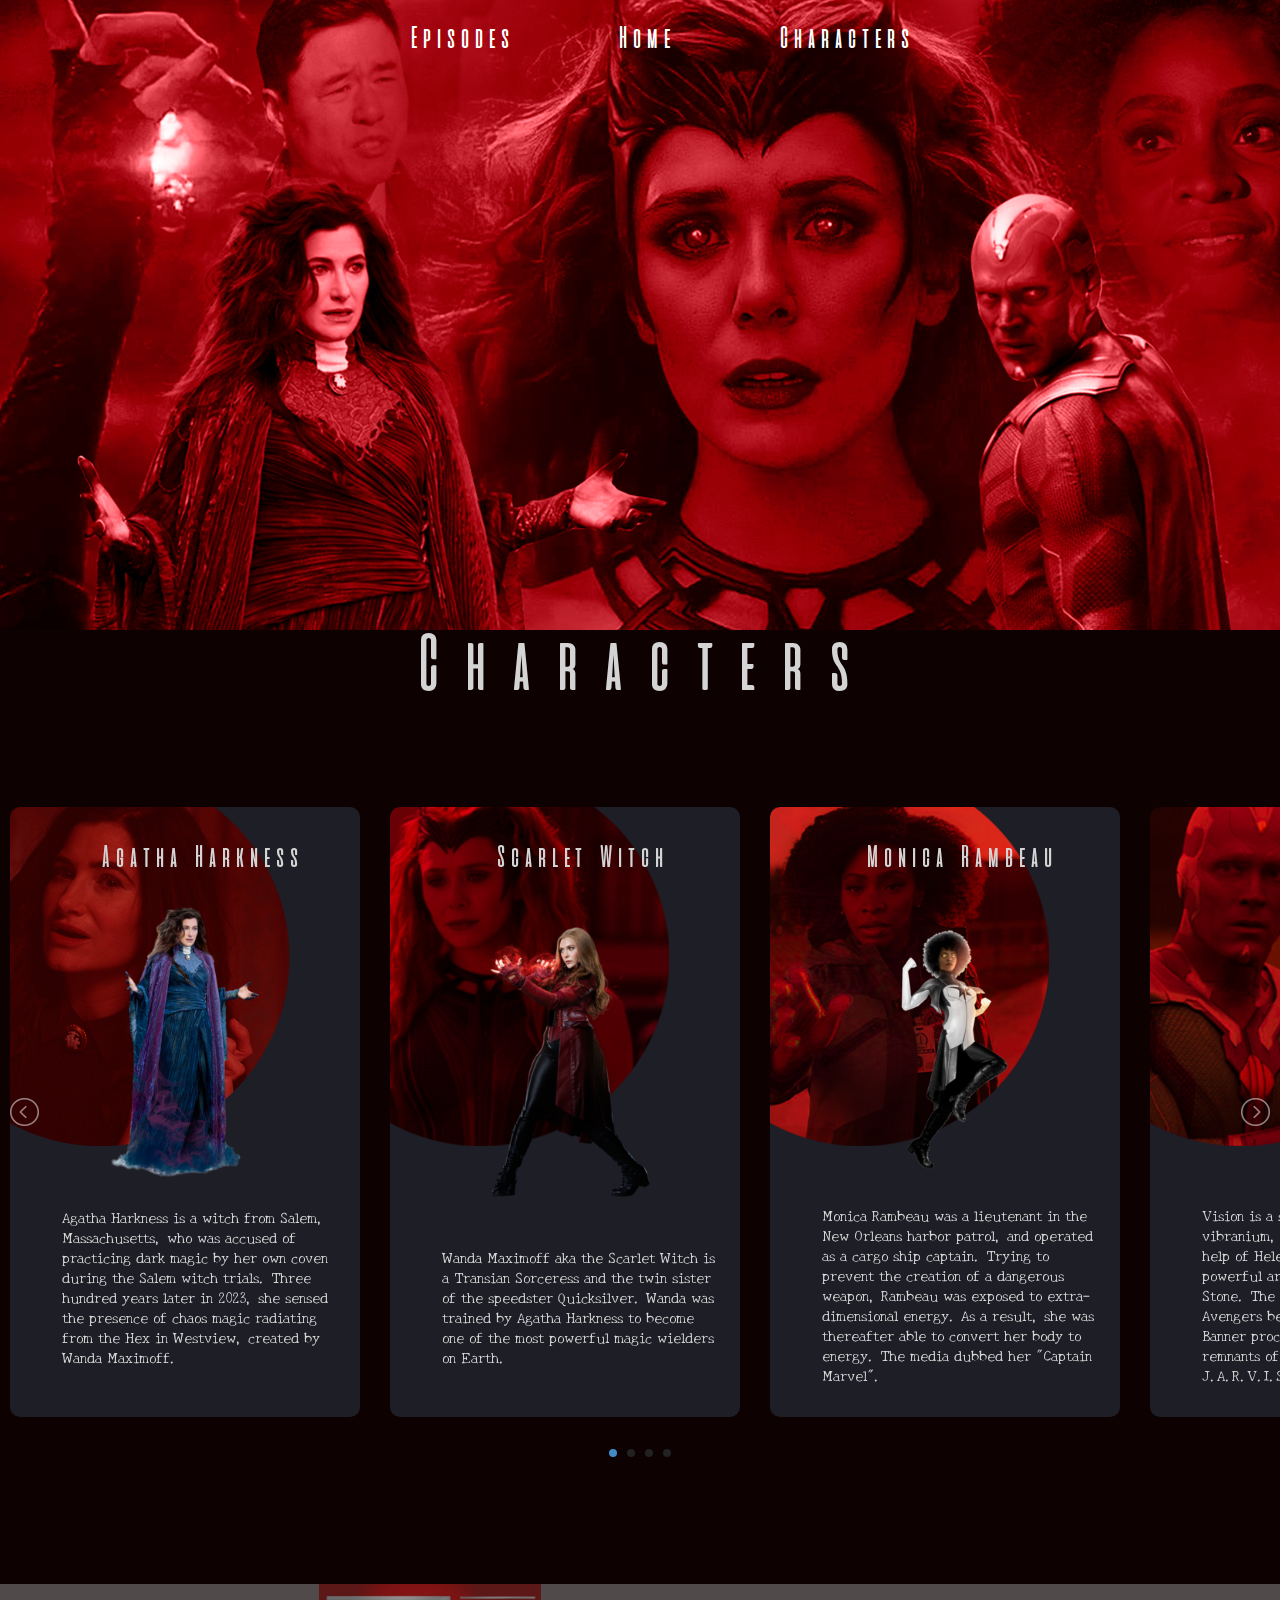
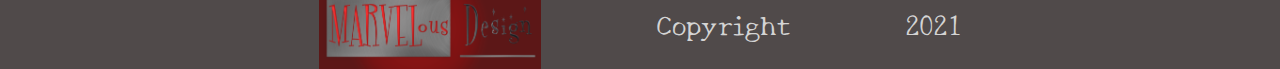
<file: characters.html>
<!DOCTYPE html>
<html lang="en">
<head>
  <meta charset="UTF-8">
  <meta http-equip="X-UA-Compatible" content="IE=edge">
  <meta name="viewport" content="width=device-width, initial-scale=1.0">
  <link rel="preconnect" href="https://fonts.gstatic.com">
	<link href="https://fonts.googleapis.com/css2?family=Six+Caps&display=swap" rel="stylesheet">
  <link href="https://fonts.googleapis.com/css2?family=Bebas+Neue&display=swap" rel="stylesheet">
  <link href="https://fonts.googleapis.com/css2?family=New+Tegomin&display=swap" rel="stylesheet">
  <link rel="stylesheet" type="text/css" href="css/lightslider.css"/>
  <script type="text/javascript" src="https://cdnjs.cloudflare.com/ajax/libs/jquery/3.1.1/jquery.min.js"></script>
  <script type="text/javascript" src="js/lightslider.js"></script>

  <title>WandaVision</title>
  <link rel="stylesheet" href="styles.css">
</head>
<body>

  <!-- Nav Bar Start -->
    <header id="header">
      <nav class="nav-bar">
        <ul>
          <li><a href="episodes.html">Episodes</a></li>
          <li><a href="Home.html">Home</a></li>
          <li><a href="characters.html">Characters</a></li>
        </ul>
      </nav>
    </header>
    <!-- Nav Bar End -->

  <section class="character-banner">

  </section>

<section id="characters">
  <h1 class="section-title">Characters</h1>
  <div class="container">
    <!-- Slider -->
    <ul id="autoWidth" class="cs-hidden">
      <!-- 1 ------------------------------>
      <li class="item-a">
        <!-- slider box -->
      <div class="box1">
        <p class="characters">Agatha Harkness</p>
        <!-- model -->
        <img src="characters/agatha_harkness_x350.png" class="model">
          <!-- details -->
          <div class="details">
            <!-- logo -->
            <!-- <img src="images/wandavision-logo.png" class="logo" width="100px" style="height: auto;"> -->
            <!-- character details -->
            <p class="content">Agatha Harkness is a witch from Salem, Massachusetts,
              who was accused of practicing dark magic by her own coven during the Salem
              witch trials. Three hundred years later in 2023, she sensed the presence of chaos magic radiating from the Hex in Westview,
              created by Wanda Maximoff.
            </p>
          </div>
      </div>
    </li>

    <!-- 2 ------------------------------>
        <li class="item-a">
          <!-- slider box -->
        <div class="box2">
          <p class="characters">Scarlet Witch</p>
          <!-- model -->
          <img src="characters/scarlet_witch_x350.png" class="model">
            <!-- details -->
            <div class="details">
              <!-- logo -->
              <!-- <img src="images/wandavision-logo.png" class="logo" width="100px" style="height: auto;"> -->
              <!-- character details -->
              <p class="content">Wanda Maximoff aka the Scarlet Witch is a Transian Sorceress and the twin sister of the speedster Quicksilver.
                Wanda was trained by Agatha Harkness to become one of the most powerful magic wielders on Earth.
              </p>
            </div>
        </div>
      </li>

  <!-- 3 ------------------------------>
      <li class="item-a">
        <!-- slider box -->
      <div class="box3">
        <p class="characters">Monica Rambeau</p>
        <!-- model -->
        <img src="characters/monica_rambeau_x350.png" class="model">
          <!-- details -->
          <div class="details">
            <!-- logo -->
            <!-- <img src="images/wandavision-logo.png" class="logo" width="100px" style="height: auto;"> -->
            <!-- character details -->
            <p class="content">Monica Rambeau was a lieutenant in the New Orleans harbor patrol, and operated as a cargo ship captain. Trying to prevent the creation of a dangerous weapon, Rambeau was exposed to extra-dimensional energy.
              As a result, she was thereafter able to convert her body to energy. The media dubbed her "Captain Marvel".
            </p>
          </div>
      </div>
    </li>

<!-- 4 ------------------------------>
    <li class="item-a">
      <!-- slider box -->
    <div class="box4">
      <p class="characters">Vision</p>
      <!-- model -->
      <img src="characters/vision_x350.png" class="model">
        <!-- details -->
        <div class="details">
          <!-- logo -->
          <!-- <img src="images/wandavision-logo.png" class="logo" width="100px" style="height: auto;"> -->
          <!-- character details -->
          <p class="content">Vision is a synthezoid made from vibranium, created by Ultron with the help of Helen Cho,
            and given life by the powerful artifact known as the Mind Stone.
            The body was taken by the Avengers before Tony Stark and Bruce Banner proceeded to upload the remnants of Stark's personal A.I. J.A.R.V.I.S. into it.
          </p>
        </div>
    </div>
    </li>

    </ul>
</section>

<!-- CODE FOR INITIAL DESIGN -->

  <!-- <section id="agatha-info">
    <div class="info">
      <h1 class="section-title">Characters</h1>
        <h2 class="character-title">Agatha Harkness</h2>
      <p class="content">Agatha Harkness is a witch from Salem, Massachusetts,
        who was accused of practicing dark magic by her own coven during the Salem
        witch trials. Three hundred years later in 2023, she sensed the presence of chaos magic radiating from the Hex in Westview,
        created by Wanda Maximoff.
      </p>
    </div>
  </section> -->


  <footer>
    <img src="images/Marvelouslogo.png" alt="Team Logo">
    <p>Copyright </p><p class="stoopid-font">2021</p>
  </footer>


<script type="text/javascript" src="js/characters.js"></script>
</body>
</html>
</file>
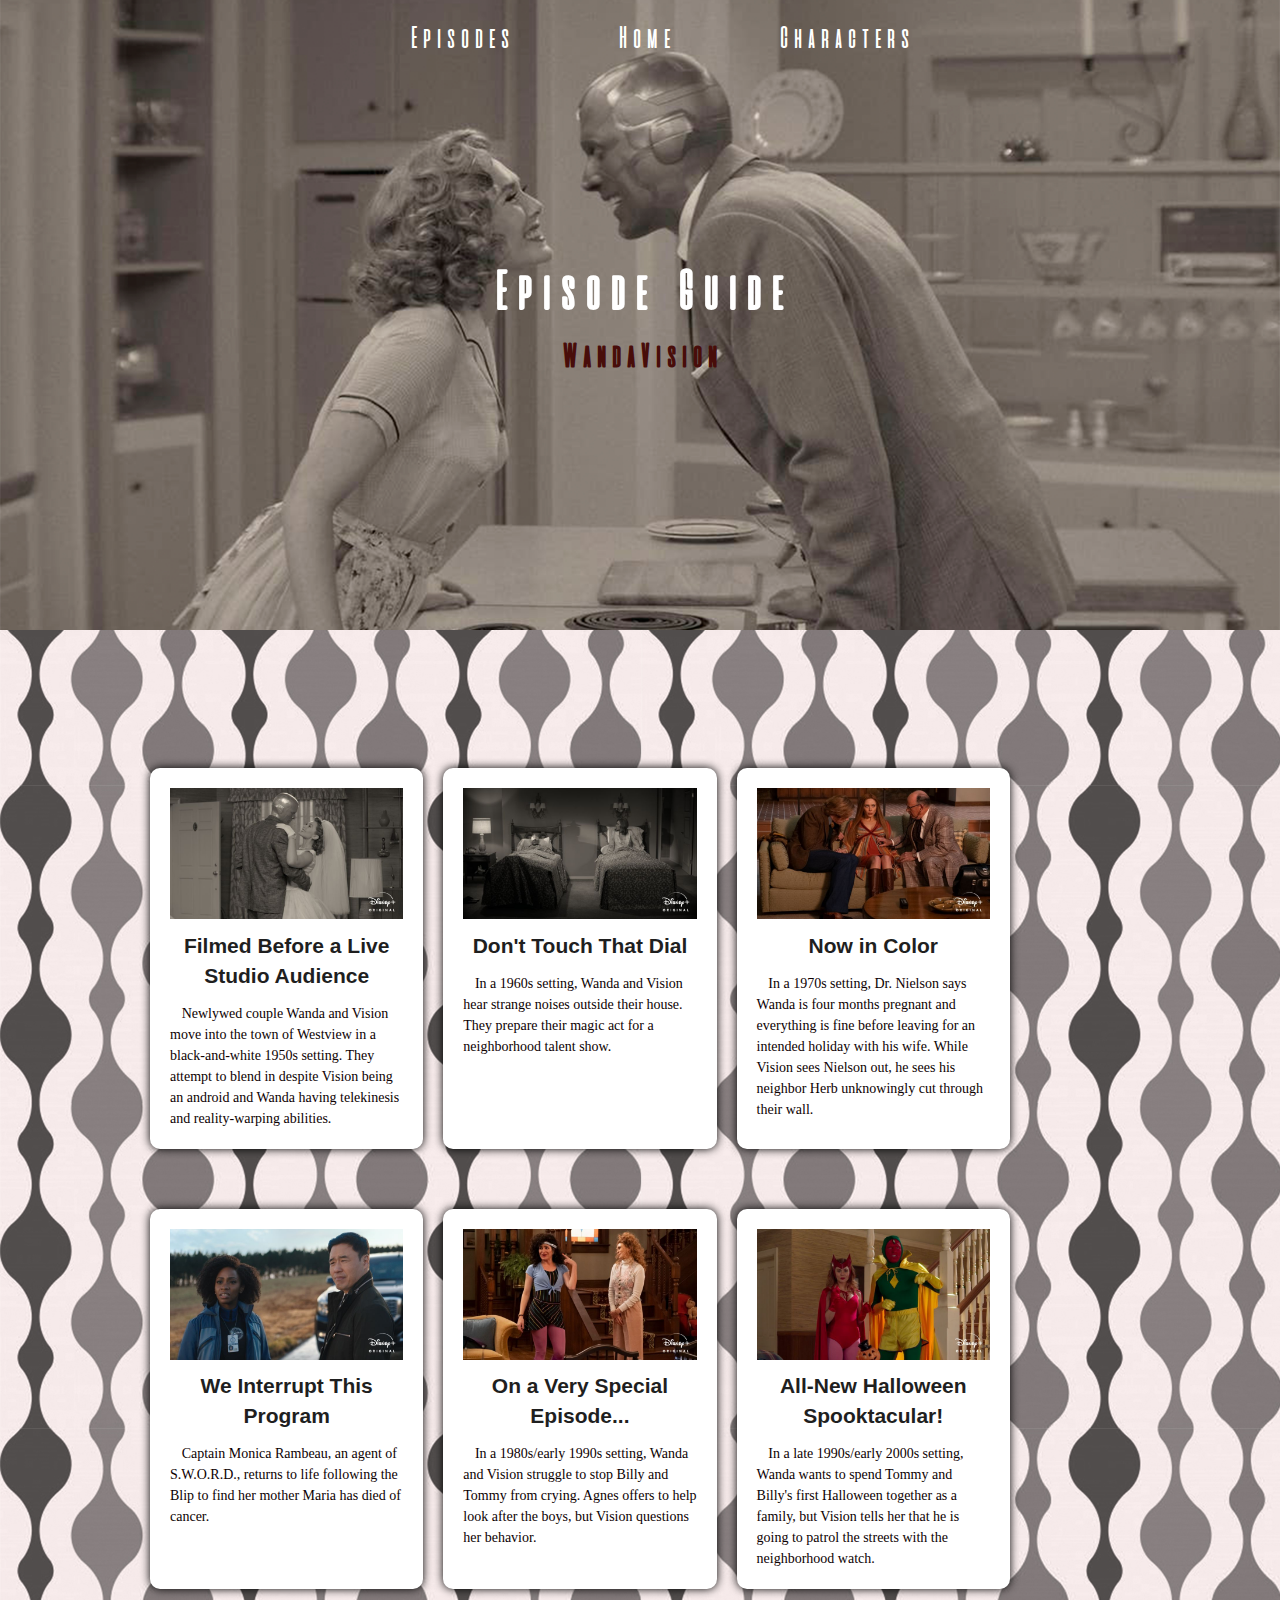
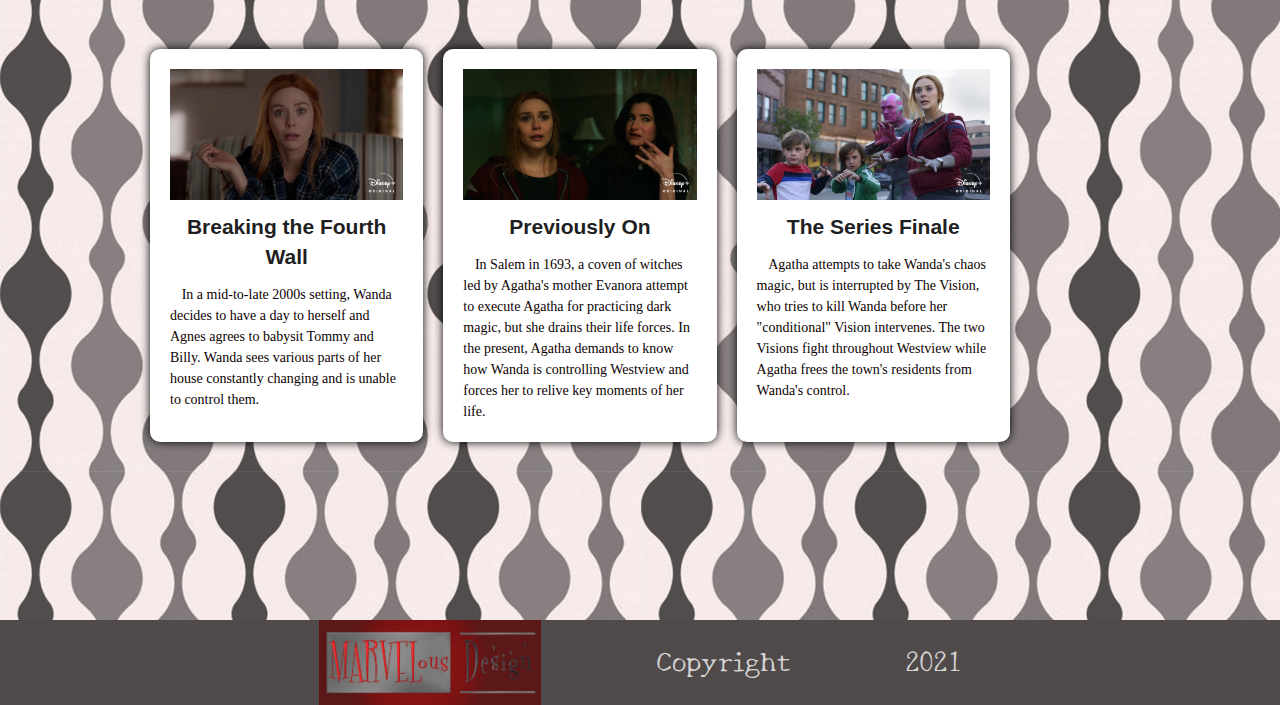
<file: episodes.html>
<!DOCTYPE html>
<html lang="en">

	<head>

		<meta charset="utf-8">

		<title>Episodes | WandaVison</title>

		<link type="text/css" rel="stylesheet" href="styles.css" />

		<meta name="viewport" content="width=device-width, initial-scale=1">

    <link href="https://fonts.googleapis.com/css2?family=Bebas+Neue&display=swap" rel="stylesheet">
    <link href="https://fonts.googleapis.com/css2?family=New+Tegomin&display=swap" rel="stylesheet">
		<link rel="preconnect" href="https://fonts.gstatic.com">
		<link href="https://fonts.googleapis.com/css2?family=Six+Caps&display=swap" rel="stylesheet">

		<!--[if lt IE 9]>
			<script src="js/html5shiv-printshiv.min.js"></script>
		<![endif]-->

	</head>

	<body>
    <!-- Nav Bar Start -->
    <header id="header">
      <nav class="nav-bar">
        <ul>
          <li><a href="episodes.html">Episodes</a></li>
          <li><a href="Home.html">Home</a></li>
          <li><a href="characters.html">Characters</a></li>
        </ul>
      </nav>
    </header>
    <!-- Nav Bar End -->


    <!-- Hero Start -->
    <section class="episode-banner">
      <h1>Episode Guide</h1>
      <h2>WandaVision</h2>
    </section>
    <!-- Hero End -->

    <!-- Guide Start -->

    <section id="episodes">
      <div id="ep-guide">

      <div class="ep-card">
        <img src="images/ep-one.jpeg" alt="">
        <h3>Filmed Before a Live Studio Audience</h3>
        <p>Newlywed couple Wanda and Vision move into the town of Westview in a black-and-white 1950s setting. They attempt to blend in despite Vision being an android and Wanda having telekinesis and reality-warping abilities.</p>
      </div>

      <div class="ep-card">
        <img src="images/ep-two.jpeg" alt="">
        <h3>Don't Touch That Dial</h3>
        <p>In a 1960s setting, Wanda and Vision hear strange noises outside their house. They prepare their magic act for a neighborhood talent show.</p>
      </div>

      <div class="ep-card">
        <img src="images/ep-three.jpeg" alt="">
        <h3>Now in Color</h3>
        <p>In a 1970s setting, Dr. Nielson says Wanda is four months pregnant and everything is fine before leaving for an intended holiday with his wife. While Vision sees Nielson out, he sees his neighbor Herb unknowingly cut through their wall.</p>
      </div>

      <div class="ep-card">
        <img src="images/ep-four.jpeg" alt="">
        <h3>We Interrupt This Program</h3>
        <p>Captain Monica Rambeau, an agent of S.W.O.R.D., returns to life following the Blip to find her mother Maria has died of cancer.</p>
      </div>

      <div class="ep-card">
        <img src="images/ep-five.jpeg" alt="">
        <h3>On a Very Special Episode...</h3>
        <p>In a 1980s/early 1990s setting, Wanda and Vision struggle to stop Billy and Tommy from crying. Agnes offers to help look after the boys, but Vision questions her behavior.</p>
      </div>

      <div class="ep-card">
        <img src="images/ep-six.jpeg" alt="">
        <h3>All-New Halloween Spooktacular!</h3>
        <p>In a late 1990s/early 2000s setting, Wanda wants to spend Tommy and Billy's first Halloween together as a family, but Vision tells her that he is going to patrol the streets with the neighborhood watch.</p>
      </div>

      <div class="ep-card">
        <img src="images/ep-seven.jpeg" alt="">
        <h3>Breaking the Fourth Wall</h3>
        <p>In a mid-to-late 2000s setting, Wanda decides to have a day to herself and Agnes agrees to babysit Tommy and Billy. Wanda sees various parts of her house constantly changing and is unable to control them.</p>
      </div>

      <div class="ep-card">
        <img src="images/ep-eight.jpeg" alt="">
        <h3>Previously On</h3>
        <p>In Salem in 1693, a coven of witches led by Agatha's mother Evanora attempt to execute Agatha for practicing dark magic, but she drains their life forces. In the present, Agatha demands to know how Wanda is controlling Westview and forces her to relive key moments of her life. </p>
      </div>

      <div class="ep-card">
        <img src="images/ep-nine.jpeg" alt="">
        <h3>The Series Finale</h3>
        <p>Agatha attempts to take Wanda's chaos magic, but is interrupted by The Vision, who tries to kill Wanda before her "conditional" Vision intervenes. The two Visions fight throughout Westview while Agatha frees the town's residents from Wanda's control.</p>
      </div>

      </div>
    </section>

		<footer>
			<img src="images/Marvelouslogo.png" alt="Team Logo">
			<p>Copyright </p><p class="stoopid-font">2021</p>
		</footer>


	</body>

</html>
</file>
<file: css/lightslider.css>
/*! lightslider - v1.1.3 - 2015-04-14
* https://github.com/sachinchoolur/lightslider
* Copyright (c) 2015 Sachin N; Licensed MIT */
/** /!!! core css Should not edit !!!/**/

.lSSlideOuter {
    overflow: hidden;
    -webkit-touch-callout: none;
    -webkit-user-select: none;
    -khtml-user-select: none;
    -moz-user-select: none;
    -ms-user-select: none;
    user-select: none
}
.lightSlider:before, .lightSlider:after {
    content: " ";
    display: table;
}
.lightSlider {
    overflow: hidden;
    margin: 0;
}
.lSSlideWrapper {
    max-width: 100%;
    overflow: hidden;
    position: relative;
}
.lSSlideWrapper > .lightSlider:after {
    clear: both;
}
.lSSlideWrapper .lSSlide {
    -webkit-transform: translate(0px, 0px);
    -ms-transform: translate(0px, 0px);
    transform: translate(0px, 0px);
    -webkit-transition: all 1s;
    -webkit-transition-property: -webkit-transform,height;
    -moz-transition-property: -moz-transform,height;
    transition-property: transform,height;
    -webkit-transition-duration: inherit !important;
    transition-duration: inherit !important;
    -webkit-transition-timing-function: inherit !important;
    transition-timing-function: inherit !important;
}
.lSSlideWrapper .lSFade {
    position: relative;
}
.lSSlideWrapper .lSFade > * {
    position: absolute !important;
    top: 0;
    left: 0;
    z-index: 9;
    margin-right: 0;
    width: 100%;
}
.lSSlideWrapper.usingCss .lSFade > * {
    opacity: 0;
    -webkit-transition-delay: 0s;
    transition-delay: 0s;
    -webkit-transition-duration: inherit !important;
    transition-duration: inherit !important;
    -webkit-transition-property: opacity;
    transition-property: opacity;
    -webkit-transition-timing-function: inherit !important;
    transition-timing-function: inherit !important;
}
.lSSlideWrapper .lSFade > *.active {
    z-index: 10;
}
.lSSlideWrapper.usingCss .lSFade > *.active {
    opacity: 1;
}
/** /!!! End of core css Should not edit !!!/**/

/* Pager */
.lSSlideOuter .lSPager.lSpg {
    margin: 10px 0 0;
    padding: 0;
    text-align: center;
}
.lSSlideOuter .lSPager.lSpg > li {
    cursor: pointer;
    display: inline-block;
    padding: 0 5px;
}
.lSSlideOuter .lSPager.lSpg > li a {
    background-color: #222222;
    border-radius: 30px;
    display: inline-block;
    height: 8px;
    overflow: hidden;
    text-indent: -999em;
    width: 8px;
    position: relative;
    z-index: 99;
    -webkit-transition: all 0.5s linear 0s;
    transition: all 0.5s linear 0s;
}
.lSSlideOuter .lSPager.lSpg > li:hover a, .lSSlideOuter .lSPager.lSpg > li.active a {
    background-color: #428bca;
}
.lSSlideOuter .media {
    opacity: 0.8;
}
.lSSlideOuter .media.active {
    opacity: 1;
}
/* End of pager */

/** Gallery */
.lSSlideOuter .lSPager.lSGallery {
    list-style: none outside none;
    padding-left: 0;
    margin: 0;
    overflow: hidden;
    transform: translate3d(0px, 0px, 0px);
    -moz-transform: translate3d(0px, 0px, 0px);
    -ms-transform: translate3d(0px, 0px, 0px);
    -webkit-transform: translate3d(0px, 0px, 0px);
    -o-transform: translate3d(0px, 0px, 0px);
    -webkit-transition-property: -webkit-transform;
    -moz-transition-property: -moz-transform;
    -webkit-touch-callout: none;
    -webkit-user-select: none;
    -khtml-user-select: none;
    -moz-user-select: none;
    -ms-user-select: none;
    user-select: none;
}
.lSSlideOuter .lSPager.lSGallery li {
    overflow: hidden;
    -webkit-transition: border-radius 0.12s linear 0s 0.35s linear 0s;
    transition: border-radius 0.12s linear 0s 0.35s linear 0s;
}
.lSSlideOuter .lSPager.lSGallery li.active, .lSSlideOuter .lSPager.lSGallery li:hover {
    border-radius: 5px;
}
.lSSlideOuter .lSPager.lSGallery img {
    display: block;
    height: auto;
    max-width: 100%;
}
.lSSlideOuter .lSPager.lSGallery:before, .lSSlideOuter .lSPager.lSGallery:after {
    content: " ";
    display: table;
}
.lSSlideOuter .lSPager.lSGallery:after {
    clear: both;
}
/* End of Gallery*/

/* slider actions */
.lSAction > a {
    width: 32px;
    display: block;
    top: 50%;
    height: 32px;
    background-image: url('../img/controls.png');
    cursor: pointer;
    position: absolute;
    z-index: 99;
    margin-top: -16px;
    opacity: 0.5;
    -webkit-transition: opacity 0.35s linear 0s;
    transition: opacity 0.35s linear 0s;
}
.lSAction > a:hover {
    opacity: 1;
}
.lSAction > .lSPrev {
    background-position: 0 0;
    left: 10px;
}
.lSAction > .lSNext {
    background-position: -32px 0;
    right: 10px;
}
.lSAction > a.disabled {
    pointer-events: none;
}
.cS-hidden {
    height: 1px;
    opacity: 0;
    filter: alpha(opacity=0);
    overflow: hidden;
}


/* vertical */
.lSSlideOuter.vertical {
    position: relative;
}
.lSSlideOuter.vertical.noPager {
    padding-right: 0px !important;
}
.lSSlideOuter.vertical .lSGallery {
    position: absolute !important;
    right: 0;
    top: 0;
}
.lSSlideOuter.vertical .lightSlider > * {
    width: 100% !important;
    max-width: none !important;
}

/* vertical controlls */
.lSSlideOuter.vertical .lSAction > a {
    left: 50%;
    margin-left: -14px;
    margin-top: 0;
}
.lSSlideOuter.vertical .lSAction > .lSNext {
    background-position: 31px -31px;
    bottom: 10px;
    top: auto;
}
.lSSlideOuter.vertical .lSAction > .lSPrev {
    background-position: 0 -31px;
    bottom: auto;
    top: 10px;
}
/* vertical */


/* Rtl */
.lSSlideOuter.lSrtl {
    direction: rtl;
}
.lSSlideOuter .lightSlider, .lSSlideOuter .lSPager {
    padding-left: 0;
    list-style: none outside none;
}
.lSSlideOuter.lSrtl .lightSlider, .lSSlideOuter.lSrtl .lSPager {
    padding-right: 0;
}
.lSSlideOuter .lightSlider > *,  .lSSlideOuter .lSGallery li {
    float: left;
}
.lSSlideOuter.lSrtl .lightSlider > *,  .lSSlideOuter.lSrtl .lSGallery li {
    float: right !important;
}
/* Rtl */

@-webkit-keyframes rightEnd {
    0% {
        left: 0;
    }

    50% {
        left: -15px;
    }

    100% {
        left: 0;
    }
}
@keyframes rightEnd {
    0% {
        left: 0;
    }

    50% {
        left: -15px;
    }

    100% {
        left: 0;
    }
}
@-webkit-keyframes topEnd {
    0% {
        top: 0;
    }

    50% {
        top: -15px;
    }

    100% {
        top: 0;
    }
}
@keyframes topEnd {
    0% {
        top: 0;
    }

    50% {
        top: -15px;
    }

    100% {
        top: 0;
    }
}
@-webkit-keyframes leftEnd {
    0% {
        left: 0;
    }

    50% {
        left: 15px;
    }

    100% {
        left: 0;
    }
}
@keyframes leftEnd {
    0% {
        left: 0;
    }

    50% {
        left: 15px;
    }

    100% {
        left: 0;
    }
}
@-webkit-keyframes bottomEnd {
    0% {
        bottom: 0;
    }

    50% {
        bottom: -15px;
    }

    100% {
        bottom: 0;
    }
}
@keyframes bottomEnd {
    0% {
        bottom: 0;
    }

    50% {
        bottom: -15px;
    }

    100% {
        bottom: 0;
    }
}
.lSSlideOuter .rightEnd {
    -webkit-animation: rightEnd 0.3s;
    animation: rightEnd 0.3s;
    position: relative;
}
.lSSlideOuter .leftEnd {
    -webkit-animation: leftEnd 0.3s;
    animation: leftEnd 0.3s;
    position: relative;
}
.lSSlideOuter.vertical .rightEnd {
    -webkit-animation: topEnd 0.3s;
    animation: topEnd 0.3s;
    position: relative;
}
.lSSlideOuter.vertical .leftEnd {
    -webkit-animation: bottomEnd 0.3s;
    animation: bottomEnd 0.3s;
    position: relative;
}
.lSSlideOuter.lSrtl .rightEnd {
    -webkit-animation: leftEnd 0.3s;
    animation: leftEnd 0.3s;
    position: relative;
}
.lSSlideOuter.lSrtl .leftEnd {
    -webkit-animation: rightEnd 0.3s;
    animation: rightEnd 0.3s;
    position: relative;
}
/*/  GRab cursor */
.lightSlider.lsGrab > * {
  cursor: -webkit-grab;
  cursor: -moz-grab;
  cursor: -o-grab;
  cursor: -ms-grab;
  cursor: grab;
}
.lightSlider.lsGrabbing > * {
  cursor: move;
  cursor: -webkit-grabbing;
  cursor: -moz-grabbing;
  cursor: -o-grabbing;
  cursor: -ms-grabbing;
  cursor: grabbing;
}
</file>
<file: styles.css>
* {
	margin: 0;
	padding: 0;
	border: 0;
}

article, aside, details, figcaption, figure, header, main, nav, section, summary {
    display:block;
}

@font-face {
  font-family: "Aliens and Cows";
  src: url("assets/aliens and cows_trial.ttf");
}

body {
  font-family: "Aliens and Cows", sans-serif;
  src: url("assets/aliens and cows_trial.ttf");
}



/* Header */
#header {
  position: absolute;
  z-index: 1000;
  left: 0;
  top: 0;
  width: 100vw;
  height: 10%;
display: flex;
align-items: center;
justify-content: center;
}


#header .nav-bar {
  display: flex;
  align-items: center;
  justify-content: center;
  width: 100%;
  height: 100%;
  max-width: 1300px;
  padding: 0 10px;
}

.nav-bar ul li {
  list-style-type: none;
  display: inline;
  font-size: 2rem;
  font-weight: 500;
  padding: 50px;
}

.nav-bar ul li a {
  text-decoration: none;
  color: white;
	font-family: "Aliens and Cows";
}

.nav-bar ul li a:hover {
	text-decoration: underline white;
}

.homeheader .nav-bar ul li a {
  text-decoration: none;
  color: black;
}

.homeheader .nav-bar ul li a:hover {
	text-decoration: underline black;
}



footer {
	color: gray;
	background-color: #504a4a;
	display: flex;
  font-family: "Aliens and Cows", sans-serif;
  justify-content: center;
  width: 100%;
	font-size: 2em;
	height: 85px;
	display: flex;

}

p {
  color: gray;
	display: inline;
  font-family: "Aliens and Cows", sans-serif;
	padding: 29px 0 30px 9%;;
}

span .stoopid-font {
	font-family: 'Six Caps', sans-serif;
	font-size: .7em;
	font-weight: bolder;
	letter-spacing: .2em;
	padding: 33px 10% 30px 10px;
}


/*==================================Episode PAGE======================*/


/* Hero Banner */
.episode-banner {
  background-image: url("images/ep-bkg.png");
  width: 100%;
  height: 50vh;
  background-size: cover;
  background-position: center;
  position: relative;
  display: flex;
  flex-direction: column;
  justify-content: center;
  align-items: center;
}

.episode-banner h1 {
    font-size: 3em;
    color: #ffffff;
		font-family: "Aliens and Cows";
}

.episode-banner h2 {
    font-size: 2em;
    margin-top: 15px;
    color: #480d0a;
}


/* Page Background */
#episodes {
  background-image: url("images/ep-pattern.jpg");
  background-position: center;
  background-size: contain;
  padding: 10% 5%;
}

/* Episode Cards */
#ep-guide {
  max-width: 425px;
  margin: 0 auto;
}

.ep-card {
  margin: 10% 5%;
  background-color: #ffffff;
  padding: 5%;
  border-radius: 10px;
  box-shadow: 0px 0px 10px black;
}

.ep-card img {
    width: 100%;
}

.ep-card img:hover {
    opacity: 60%;
    transition: .5s ease;
}

.ep-card:hover {
  background-color: #d4d4d4;
  transition: 1s ease;
}

.ep-card h3 {
    font-size: 1.5em;
    text-align: center;
    margin: 5% 0;
    color: #1f1f1f;
}

.ep-card p {
    text-align: center;
    padding: 5%;
    margin-bottom: 20px;
    font-family: '', serif;
    color: #0d0102;
}



@media (min-width: 800px) {
  .episode-banner {
    height: 70vh;
  }

  .episode-banner h1 {
      font-size: 4em;
			font-family: "Aliens and Cows";
  }

  .episode-banner h2 {
      font-size: 2.5em;
			font-family: "Aliens and Cows";
  }

  #ep-guide {
    display: flex;
    flex-direction: row;
    flex-wrap: wrap;
    max-width: 1000px;
  }

  .ep-card {
    flex-basis: 27.33%;
    margin: 1% 1% 50px;
    padding: 2%;
  }


}
/*==================================EPISODES PAGE======================*/


/*==================================CHARACTERS PAGE======================*/



.section-title {
  font-size: 5rem;
  font-weight: 300;
  text-align: center;
  letter-spacing: 12px;
  color: #d4d4d4;
  background-color: #0d0102;
  padding-top: 10px;
	margin-top: 0px;
margin-bottom: 0px;
font-family: "Aliens and Cows";
}

.character-title {
  font-size: 3.2rem;
  font-weight: 300;
  margin-bottom: 10px;
  padding-top: 50px;
  text-align: center;
  color: #d4d4d4;
}

p {
  color: #d4d4d4;
  font-family: 'New Tegomin', serif;
  /* font-size: 1rem;
  letter-spacing: 2px;
  line-height: 20px; */
}


/* Hero Banner */
.character-banner {
  background-image: url("images/characters-background.png");
  width: 100%;
  height: 70vh;
  background-size: cover;
  background-position: top center;
  position: relative;
}

.banner-content {
  color: #ffff;
  width: 55%;
  padding-top: 170px;
}


/* **************Character Info************* */



.container {
  width: 100vw;
  height: 100vh;
  background-color: #0d0102;
  display: flex;
  justify-content: center;
  align-items: center;
  padding-bottom: 20px;
}

.box1 {
  width: 350px;
  height: 610px;
  background-color: #1e1e26;
  border-radius: 10px;
  display: flex;
  flex-direction: column;
  align-items: center;
  justify-content: space-between;
  box-sizing: border-box;
  margin: 20px 10px;
  padding: 10px;
  background-image: url("images/agatha.png");
  background-size: 380px 380px;
  background-repeat: no-repeat;
  background-position: -100px -40px;
}

.box2 {
  width: 350px;
  height: 610px;
  background-color: #1e1e26;
  border-radius: 10px;
  display: flex;
  flex-direction: column;
  align-items: center;
  justify-content: space-between;
  box-sizing: border-box;
  margin: 20px 10px;
  padding: 10px;
  background-image: url("images/wanda.png");
  background-size: 380px 380px;
  background-repeat: no-repeat;
  background-position: -100px -40px;
}

.box3 {
  width: 350px;
  height: 610px;
  background-color: #1e1e26;
  border-radius: 10px;
  display: flex;
  flex-direction: column;
  align-items: center;
  justify-content: space-between;
  box-sizing: border-box;
  margin: 20px 10px;
  padding: 10px;
  background-image: url("images/monica.png");
  background-size: 380px 380px;
  background-repeat: no-repeat;
  background-position: -100px -40px;
}

.box4 {
  width: 350px;
  height: 610px;
  background-color: #1e1e26;
  border-radius: 10px;
  display: flex;
  flex-direction: column;
  align-items: center;
  justify-content: space-between;
  box-sizing: border-box;
  margin: 20px 10px;
  padding: 10px;
  background-image: url("images/Vision2.png");
  background-size: 380px 380px;
  background-repeat: no-repeat;
  background-position: -100px -40px;
}

.box:hover {
  background-color: #17171d;
  transform-style: preserve-3d;
  transform: scale(1.02);
  transition: all ease 0.3s;
}

.box:hover .characters {
  color: #c0292b;
  transition: all ease 0.5s;
}

.model {
  height: 270px;
  max-width: 100%;
  max-height: 100%;
}

.details {
  display: flex;
  flex-direction: column;
  align-items: center;
  width: 300px;
}

.content p {
  text-align: justify;
}

.characters {
  font-family: "Aliens and Cows", sans-serif;
  src: url("assets/aliens and cows_trial.ttf");
  font-size: 2rem;
}




/* START MEDIA QUERIES */

@media (max-width: 720px){
  .box {
    width: 94%;
    height: 500px;
  }

  .model {
    height: 250px;
  }

  .details p {
     font-size: 14px;
     width: 250px;
  }

  .section-title {
    font-size: 2rem;
  }
}




/* CODE FOR INITIAL DESIGN */
/* #agatha-info {
  background-color: #0d0102;
  background-image: url("images/agatha.png");
  background-repeat: no-repeat;
  background-size: 350px 350px;
  background-position: -10px 130px;
  width: 100vw;
  height: 60vh;
}

.content {
  text-align: right;
  margin: 5%;
  margin-left: 36%;
  max-width: 550px;
  position: absolute;
  display: flex;
} */



/* START MEDIA QUERIES */
/* @media (min-width: 320px){
  .section-title {
    font-size: 2rem;
  }

  .character-title {
    font-size: 3.2rem;
    padding-top: 20px;
  }

  #agatha-info {
    background-size: 310px 310px;
    background-position: left bottom;
    width: 100vw;
    height: 80vh;
  }
} */

/* @media (min-width: 375px){
  .section-title {
    font-size: 2rem;
  }

  .character-title {
    font-size: 3.2rem;
    padding-top: 20px;
  }

  #agatha-info {
    background-size: 310px 310px;
    background-position: left bottom;
    width: 100vw;
    height: 65vh;
  }
}

@media (min-width: 768px){
  #agatha-info {
    background-size: 300px 300px;
    background-position: left bottom;
    width: 100vw;
    height: 35vh;
  }

} */

/* @media (min-width: 900px){
  #agatha-info {
    background-size: 450px 450px;
    background-position: left bottom;
    width: 100vw;
    height: 80vh;
  }

  .content {
    text-align: right;
    font-size: 2.2rem;
    line-height: 40px;
    margin: 5%;
    margin-left: 30%;
    max-width: 700px;
    position: absolute;
    display: flex;
  }

  .section-title {
    font-size: 5rem;
    font-weight: 300;
    margin-bottom: 10px;
    text-align: center;
    letter-spacing: 12px;
    color: #d4d4d4;
  }
} */


/*==================================CHARACTERS PAGE======================*/


/*==================================HOME PAGE======================*/

/* Generated on: Fri Jan 15 2021 14:59:15 GMT+0000 (Coordinated Universal Time) */
/* ==========================================================================
   normalize.css v3.0.3 | MIT License | github.com/necolas/normalize.css
   /* ========================================================================== */
/*! normalize.css v3.0.3 | MIT License | github.com/necolas/normalize.css */html{font-family:sans-serif;-ms-text-size-adjust:100%;-webkit-text-size-adjust:100%}body{margin:0}article,aside,details,figcaption,figure,header,hgroup,main,menu,nav,section,summary{display:block}audio,canvas,progress,video{display:inline-block;vertical-align:baseline}audio:not([controls]){display:none;height:0}[hidden],template{display:none}a{background-color:transparent}a:active,a:hover{outline:0}abbr[title]{border-bottom:1px dotted}b,strong{font-weight:bold}dfn{font-style:italic}h1{font-size:2em;margin:.67em 0}mark{background:#ff0;color:#000}small{font-size:80%}sub,sup{font-size:75%;line-height:0;position:relative;vertical-align:baseline}sup{top:-0.5em}sub{bottom:-0.25em}img{border:0}svg:not(:root){overflow:hidden}figure{margin:1em 40px}hr{box-sizing:content-box;height:0}pre{overflow:auto}code,kbd,pre,samp{f  font-family: "Aliens and Cows", sans-serif;font-size:1em}button,input,optgroup,select,textarea{color:inherit;font:inherit;margin:0}button{overflow:visible}button,select{text-transform:none}button,html input[type="button"],input[type="reset"]{-webkit-appearance:button;cursor:pointer}button[disabled],html input[disabled]{cursor:default}button::-moz-focus-inner,input::-moz-focus-inner{border:0;padding:0}input{line-height:normal}input[type="checkbox"],input[type="radio"]{box-sizing:border-box;padding:0}input[type="number"]::-webkit-inner-spin-button,input[type="number"]::-webkit-outer-spin-button{height:auto}input[type="search"]{-webkit-appearance:none}input[type="search"]::-webkit-search-cancel-button,input[type="search"]::-webkit-search-decoration{-webkit-appearance:none}fieldset{border:1px solid #c0c0c0;margin:0 2px;padding:.35em .625em .75em}legend{border:0;padding:0}textarea{overflow:auto}optgroup{font-weight:bold}table{border-collapse:collapse;border-spacing:0}td,th{padding:0}

/* ========================================================================== */
   Start of base Webflow CSS - If you're looking for some ultra-clean CSS, skip the boilerplate and see the unminified code below.
   ========================================================================== */
@font-face{font-family:'webflow-icons';src:url("[data-uri]") format('truetype');font-weight:normal;font-style:normal}[class^="w-icon-"],[class*=" w-icon-"]{font-family:'webflow-icons' !important;speak:none;font-style:normal;font-weight:normal;font-variant:normal;text-transform:none;line-height:1;-webkit-font-smoothing:antialiased;-moz-osx-font-smoothing:grayscale}.w-icon-slider-right:before{content:"\e600"}.w-icon-slider-left:before{content:"\e601"}.w-icon-nav-menu:before{content:"\e602"}.w-icon-arrow-down:before,.w-icon-dropdown-toggle:before{content:"\e603"}.w-icon-file-upload-remove:before{content:"\e900"}.w-icon-file-upload-icon:before{content:"\e903"}*{-webkit-box-sizing:border-box;-moz-box-sizing:border-box;box-sizing:border-box}html{height:100%}body{margin:0;min-height:100%;background-color:#fff;font-family:Arial,sans-serif;font-size:14px;line-height:20px;color:#333}img{max-width:100%;vertical-align:middle;display:inline-block}html.w-mod-touch *{background-attachment:scroll !important}.w-block{display:block}.w-inline-block{max-width:100%;display:inline-block}.w-clearfix:before,.w-clearfix:after{content:" ";display:table;grid-column-start:1;grid-row-start:1;grid-column-end:2;grid-row-end:2}.w-clearfix:after{clear:both}.w-hidden{display:none}.w-button{display:inline-block;padding:9px 15px;background-color:#3898EC;color:white;border:0;line-height:inherit;text-decoration:none;cursor:pointer;border-radius:0}input.w-button{-webkit-appearance:button}html[data-w-dynpage] [data-w-cloak]{color:transparent !important}.w-webflow-badge,.w-webflow-badge *{position:static;left:auto;top:auto;right:auto;bottom:auto;z-index:auto;display:block;visibility:visible;overflow:visible;overflow-x:visible;overflow-y:visible;box-sizing:border-box;width:auto;height:auto;max-height:none;max-width:none;min-height:0;min-width:0;margin:0;padding:0;float:none;clear:none;border:0 none transparent;border-radius:0;background:none;background-image:none;background-position:0 0;background-size:auto auto;background-repeat:repeat;background-origin:padding-box;background-clip:border-box;background-attachment:scroll;background-color:transparent;box-shadow:none;opacity:1;transform:none;transition:none;direction:ltr;font-family:inherit;font-weight:inherit;color:inherit;font-size:inherit;line-height:inherit;font-style:inherit;font-variant:inherit;text-align:inherit;letter-spacing:inherit;text-decoration:inherit;text-indent:0;text-transform:inherit;list-style-type:disc;text-shadow:none;font-smoothing:auto;vertical-align:baseline;cursor:inherit;white-space:inherit;word-break:normal;word-spacing:normal;word-wrap:normal}.w-webflow-badge{position:fixed !important;display:inline-block !important;visibility:visible !important;z-index:2147483647 !important;top:auto !important;right:12px !important;bottom:12px !important;left:auto !important;color:#AAADB0 !important;background-color:#fff !important;border-radius:3px !important;padding:6px 8px 6px 6px !important;font-size:12px !important;opacity:1 !important;line-height:14px !important;text-decoration:none !important;transform:none !important;margin:0 !important;width:auto !important;height:auto !important;overflow:visible !important;white-space:nowrap;box-shadow:0 0 0 1px rgba(0,0,0,0.1),0 1px 3px rgba(0,0,0,0.1);cursor:pointer}.w-webflow-badge>img{display:inline-block !important;visibility:visible !important;opacity:1 !important;vertical-align:middle !important}h1,h2,h3,h4,h5,h6{font-weight:bold;margin-bottom:10px}h1{font-size:38px;line-height:44px;margin-top:20px}h2{font-size:32px;line-height:36px;margin-top:20px}h3{font-size:24px;line-height:30px;margin-top:20px}h4{font-size:18px;line-height:24px;margin-top:10px}h5{font-size:14px;line-height:20px;margin-top:10px}h6{font-size:12px;line-height:18px;margin-top:10px}p{margin-top:0;margin-bottom:10px}blockquote{margin:0 0 10px 0;padding:10px 20px;border-left:5px solid #E2E2E2;font-size:18px;line-height:22px}figure{margin:0;margin-bottom:10px}figcaption{margin-top:5px;text-align:center}ul,ol{margin-top:0;margin-bottom:10px;padding-left:40px}.w-list-unstyled{padding-left:0;list-style:none}.w-embed:before,.w-embed:after{content:" ";display:table;grid-column-start:1;grid-row-start:1;grid-column-end:2;grid-row-end:2}.w-embed:after{clear:both}.w-video{width:100%;position:relative;padding:0}.w-video iframe,.w-video object,.w-video embed{position:absolute;top:0;left:0;width:100%;height:100%}fieldset{padding:0;margin:0;border:0}button,html input[type="button"],input[type="reset"]{border:0;cursor:pointer;-webkit-appearance:button}.w-form{margin:0 0 15px}.w-form-done{display:none;padding:20px;text-align:center;background-color:#dddddd}.w-form-fail{display:none;margin-top:10px;padding:10px;background-color:#ffdede}label{display:block;margin-bottom:5px;font-weight:bold}.w-input,.w-select{display:block;width:100%;height:38px;padding:8px 12px;margin-bottom:10px;font-size:14px;line-height:1.42857143;color:#333333;vertical-align:middle;background-color:#ffffff;border:1px solid #cccccc}.w-input:-moz-placeholder,.w-select:-moz-placeholder{color:#999}.w-input::-moz-placeholder,.w-select::-moz-placeholder{color:#999;opacity:1}.w-input:-ms-input-placeholder,.w-select:-ms-input-placeholder{color:#999}.w-input::-webkit-input-placeholder,.w-select::-webkit-input-placeholder{color:#999}.w-input:focus,.w-select:focus{border-color:#3898EC;outline:0}.w-input[disabled],.w-select[disabled],.w-input[readonly],.w-select[readonly],fieldset[disabled] .w-input,fieldset[disabled] .w-select{cursor:not-allowed;background-color:#eeeeee}textarea.w-input,textarea.w-select{height:auto}.w-select{background-color:#f3f3f3}.w-select[multiple]{height:auto}.w-form-label{display:inline-block;cursor:pointer;font-weight:normal;margin-bottom:0}.w-radio{display:block;margin-bottom:5px;padding-left:20px}.w-radio:before,.w-radio:after{content:" ";display:table;grid-column-start:1;grid-row-start:1;grid-column-end:2;grid-row-end:2}.w-radio:after{clear:both}.w-radio-input{margin:4px 0 0;margin-top:1px \9;line-height:normal;float:left;margin-left:-20px}.w-radio-input{margin-top:3px}.w-file-upload{display:block;margin-bottom:10px}.w-file-upload-input{width:.1px;height:.1px;opacity:0;overflow:hidden;position:absolute;z-index:-100}.w-file-upload-default,.w-file-upload-uploading,.w-file-upload-success{display:inline-block;color:#333333}.w-file-upload-error{display:block;margin-top:10px}.w-file-upload-default.w-hidden,.w-file-upload-uploading.w-hidden,.w-file-upload-error.w-hidden,.w-file-upload-success.w-hidden{display:none}.w-file-upload-uploading-btn{display:flex;font-size:14px;font-weight:normal;cursor:pointer;margin:0;padding:8px 12px;border:1px solid #cccccc;background-color:#fafafa}.w-file-upload-file{display:flex;flex-grow:1;justify-content:space-between;margin:0;padding:8px 9px 8px 11px;border:1px solid #cccccc;background-color:#fafafa}.w-file-upload-file-name{font-size:14px;font-weight:normal;display:block}.w-file-remove-link{margin-top:3px;margin-left:10px;width:auto;height:auto;padding:3px;display:block;cursor:pointer}.w-icon-file-upload-remove{margin:auto;font-size:10px}.w-file-upload-error-msg{display:inline-block;color:#ea384c;padding:2px 0}.w-file-upload-info{display:inline-block;line-height:38px;padding:0 12px}.w-file-upload-label{display:inline-block;font-size:14px;font-weight:normal;cursor:pointer;margin:0;padding:8px 12px;border:1px solid #cccccc;background-color:#fafafa}.w-icon-file-upload-icon,.w-icon-file-upload-uploading{display:inline-block;margin-right:8px;width:20px}.w-icon-file-upload-uploading{height:20px}.w-container{margin-left:auto;margin-right:auto;max-width:940px}.w-container:before,.w-container:after{content:" ";display:table;grid-column-start:1;grid-row-start:1;grid-column-end:2;grid-row-end:2}.w-container:after{clear:both}.w-container .w-row{margin-left:-10px;margin-right:-10px}.w-row:before,.w-row:after{content:" ";display:table;grid-column-start:1;grid-row-start:1;grid-column-end:2;grid-row-end:2}.w-row:after{clear:both}.w-row .w-row{margin-left:0;margin-right:0}.w-col{position:relative;float:left;width:100%;min-height:1px;padding-left:10px;padding-right:10px}.w-col .w-col{padding-left:0;padding-right:0}.w-col-1{width:8.33333333%}.w-col-2{width:16.66666667%}.w-col-3{width:25%}.w-col-4{width:33.33333333%}.w-col-5{width:41.66666667%}.w-col-6{width:50%}.w-col-7{width:58.33333333%}.w-col-8{width:66.66666667%}.w-col-9{width:75%}.w-col-10{width:83.33333333%}.w-col-11{width:91.66666667%}.w-col-12{width:100%}.w-hidden-main{display:none !important}@media screen and (max-width:991px){.w-container{max-width:728px}.w-hidden-main{display:inherit !important}.w-hidden-medium{display:none !important}.w-col-medium-1{width:8.33333333%}.w-col-medium-2{width:16.66666667%}.w-col-medium-3{width:25%}.w-col-medium-4{width:33.33333333%}.w-col-medium-5{width:41.66666667%}.w-col-medium-6{width:50%}.w-col-medium-7{width:58.33333333%}.w-col-medium-8{width:66.66666667%}.w-col-medium-9{width:75%}.w-col-medium-10{width:83.33333333%}.w-col-medium-11{width:91.66666667%}.w-col-medium-12{width:100%}.w-col-stack{width:100%;left:auto;right:auto}}@media screen and (max-width:767px){.w-hidden-main{display:inherit !important}.w-hidden-medium{display:inherit !important}.w-hidden-small{display:none !important}.w-row,.w-container .w-row{margin-left:0;margin-right:0}.w-col{width:100%;left:auto;right:auto}.w-col-small-1{width:8.33333333%}.w-col-small-2{width:16.66666667%}.w-col-small-3{width:25%}.w-col-small-4{width:33.33333333%}.w-col-small-5{width:41.66666667%}.w-col-small-6{width:50%}.w-col-small-7{width:58.33333333%}.w-col-small-8{width:66.66666667%}.w-col-small-9{width:75%}.w-col-small-10{width:83.33333333%}.w-col-small-11{width:91.66666667%}.w-col-small-12{width:100%}}@media screen and (max-width:479px){.w-container{max-width:none}.w-hidden-main{display:inherit !important}.w-hidden-medium{display:inherit !important}.w-hidden-small{display:inherit !important}.w-hidden-tiny{display:none !important}.w-col{width:100%}.w-col-tiny-1{width:8.33333333%}.w-col-tiny-2{width:16.66666667%}.w-col-tiny-3{width:25%}.w-col-tiny-4{width:33.33333333%}.w-col-tiny-5{width:41.66666667%}.w-col-tiny-6{width:50%}.w-col-tiny-7{width:58.33333333%}.w-col-tiny-8{width:66.66666667%}.w-col-tiny-9{width:75%}.w-col-tiny-10{width:83.33333333%}.w-col-tiny-11{width:91.66666667%}.w-col-tiny-12{width:100%}}.w-widget{position:relative}.w-widget-map{width:100%;height:400px}.w-widget-map label{width:auto;display:inline}.w-widget-map img{max-width:inherit}.w-widget-map .gm-style-iw{text-align:center}.w-widget-map .gm-style-iw>button{display:none !important}.w-widget-twitter{overflow:hidden}.w-widget-twitter-count-shim{display:inline-block;vertical-align:top;position:relative;width:28px;height:20px;text-align:center;background:white;border:#758696 solid 1px;border-radius:3px}.w-widget-twitter-count-shim *{pointer-events:none;-webkit-user-select:none;-moz-user-select:none;-ms-user-select:none;user-select:none}.w-widget-twitter-count-shim .w-widget-twitter-count-inner{position:relative;font-size:15px;line-height:12px;text-align:center;color:#999;font-family:serif}.w-widget-twitter-count-shim .w-widget-twitter-count-clear{position:relative;display:block}.w-widget-twitter-count-shim.w--large{width:36px;height:28px}.w-widget-twitter-count-shim.w--large .w-widget-twitter-count-inner{font-size:18px;line-height:18px}.w-widget-twitter-count-shim:not(.w--vertical){margin-left:5px;margin-right:8px}.w-widget-twitter-count-shim:not(.w--vertical).w--large{margin-left:6px}.w-widget-twitter-count-shim:not(.w--vertical):before,.w-widget-twitter-count-shim:not(.w--vertical):after{top:50%;left:0;border:solid transparent;content:" ";height:0;width:0;position:absolute;pointer-events:none}.w-widget-twitter-count-shim:not(.w--vertical):before{border-color:rgba(117,134,150,0);border-right-color:#5d6c7b;border-width:4px;margin-left:-9px;margin-top:-4px}.w-widget-twitter-count-shim:not(.w--vertical).w--large:before{border-width:5px;margin-left:-10px;margin-top:-5px}.w-widget-twitter-count-shim:not(.w--vertical):after{border-color:rgba(255,255,255,0);border-right-color:white;border-width:4px;margin-left:-8px;margin-top:-4px}.w-widget-twitter-count-shim:not(.w--vertical).w--large:after{border-width:5px;margin-left:-9px;margin-top:-5px}.w-widget-twitter-count-shim.w--vertical{width:61px;height:33px;margin-bottom:8px}.w-widget-twitter-count-shim.w--vertical:before,.w-widget-twitter-count-shim.w--vertical:after{top:100%;left:50%;border:solid transparent;content:" ";height:0;width:0;position:absolute;pointer-events:none}.w-widget-twitter-count-shim.w--vertical:before{border-color:rgba(117,134,150,0);border-top-color:#5d6c7b;border-width:5px;margin-left:-5px}.w-widget-twitter-count-shim.w--vertical:after{border-color:rgba(255,255,255,0);border-top-color:white;border-width:4px;margin-left:-4px}.w-widget-twitter-count-shim.w--vertical .w-widget-twitter-count-inner{font-size:18px;line-height:22px}.w-widget-twitter-count-shim.w--vertical.w--large{width:76px}.w-widget-gplus{overflow:hidden}.w-background-video{position:relative;overflow:hidden;height:500px;color:white}.w-background-video>video{background-size:cover;background-position:50% 50%;position:absolute;margin:auto;width:100%;height:100%;right:-100%;bottom:-100%;top:-100%;left:-100%;object-fit:cover;z-index:-100}.w-background-video>video::-webkit-media-controls-start-playback-button{display:none !important;-webkit-appearance:none}.w-slider{position:relative;height:300px;text-align:center;background:#dddddd;clear:both;-webkit-tap-highlight-color:rgba(0,0,0,0);tap-highlight-color:rgba(0,0,0,0)}.w-slider-mask{position:relative;display:block;overflow:hidden;z-index:1;left:0;right:0;height:100%;white-space:nowrap}.w-slide{position:relative;display:inline-block;vertical-align:top;width:100%;height:100%;white-space:normal;text-align:left}.w-slider-nav{position:absolute;z-index:2;top:auto;right:0;bottom:0;left:0;margin:auto;padding-top:10px;height:40px;text-align:center;-webkit-tap-highlight-color:rgba(0,0,0,0);tap-highlight-color:rgba(0,0,0,0)}.w-slider-nav.w-round>div{border-radius:100%}.w-slider-nav.w-num>div{width:auto;height:auto;padding:.2em .5em;font-size:inherit;line-height:inherit}.w-slider-nav.w-shadow>div{box-shadow:0 0 3px rgba(51,51,51,0.4)}.w-slider-nav-invert{color:#fff}.w-slider-nav-invert>div{background-color:rgba(34,34,34,0.4)}.w-slider-nav-invert>div.w-active{background-color:#222}.w-slider-dot{position:relative;display:inline-block;width:1em;height:1em;background-color:rgba(255,255,255,0.4);cursor:pointer;margin:0 3px .5em;transition:background-color 100ms,color 100ms}.w-slider-dot.w-active{background-color:#fff}.w-slider-dot:focus{outline:none;box-shadow:0 0 0 2px #fff}.w-slider-dot:focus.w-active{box-shadow:none}.w-slider-arrow-left,.w-slider-arrow-right{position:absolute;width:80px;top:0;right:0;bottom:0;left:0;margin:auto;cursor:pointer;overflow:hidden;color:white;font-size:40px;-webkit-tap-highlight-color:rgba(0,0,0,0);tap-highlight-color:rgba(0,0,0,0);-webkit-user-select:none;-moz-user-select:none;-ms-user-select:none;user-select:none}.w-slider-arrow-left [class^="w-icon-"],.w-slider-arrow-right [class^="w-icon-"],.w-slider-arrow-left [class*=" w-icon-"],.w-slider-arrow-right [class*=" w-icon-"]{position:absolute}.w-slider-arrow-left:focus,.w-slider-arrow-right:focus{outline:0}.w-slider-arrow-left{z-index:3;right:auto}.w-slider-arrow-right{z-index:4;left:auto}.w-icon-slider-left,.w-icon-slider-right{top:0;right:0;bottom:0;left:0;margin:auto;width:1em;height:1em}.w-slider-aria-label{border:0;clip:rect(0 0 0 0);height:1px;margin:-1px;overflow:hidden;padding:0;position:absolute;width:1px}.w-dropdown{display:inline-block;position:relative;text-align:left;margin-left:auto;margin-right:auto;z-index:900}.w-dropdown-btn,.w-dropdown-toggle,.w-dropdown-link{position:relative;vertical-align:top;text-decoration:none;color:#222222;padding:20px;text-align:left;margin-left:auto;margin-right:auto;white-space:nowrap}.w-dropdown-toggle{-webkit-user-select:none;-moz-user-select:none;-ms-user-select:none;user-select:none;display:inline-block;cursor:pointer;padding-right:40px}.w-dropdown-toggle:focus{outline:0}.w-icon-dropdown-toggle{position:absolute;top:0;right:0;bottom:0;margin:auto;margin-right:20px;width:1em;height:1em}.w-dropdown-list{position:absolute;background:#dddddd;display:none;min-width:100%}.w-dropdown-list.w--open{display:block}.w-dropdown-link{padding:10px 20px;display:block;color:#222222}.w-dropdown-link.w--current{color:#0082f3}.w-dropdown-link:focus{outline:0}@media screen and (max-width:767px){.w-nav-brand{padding-left:10px}}.w-lightbox-backdrop{color:#000;cursor:auto;font-family:serif;font-size:medium;font-style:normal;font-variant:normal;font-weight:normal;letter-spacing:normal;line-height:normal;list-style:disc;text-align:start;text-indent:0;text-shadow:none;text-transform:none;visibility:visible;white-space:normal;word-break:normal;word-spacing:normal;word-wrap:normal;position:fixed;top:0;right:0;bottom:0;left:0;color:#fff;font-family:"Helvetica Neue",Helvetica,Ubuntu,"Segoe UI",Verdana,sans-serif;font-size:17px;line-height:1.2;font-weight:300;text-align:center;background:rgba(0,0,0,0.9);z-index:2000;outline:0;opacity:0;-webkit-user-select:none;-moz-user-select:none;-ms-user-select:none;-webkit-tap-highlight-color:transparent;-webkit-transform:translate(0, 0)}.w-lightbox-backdrop,.w-lightbox-container{height:100%;overflow:auto;-webkit-overflow-scrolling:touch}.w-lightbox-content{position:relative;height:100vh;overflow:hidden}.w-lightbox-view{position:absolute;width:100vw;height:100vh;opacity:0}.w-lightbox-view:before{content:"";height:100vh}.w-lightbox-group,.w-lightbox-group .w-lightbox-view,.w-lightbox-group .w-lightbox-view:before{height:86vh}.w-lightbox-frame,.w-lightbox-view:before{display:inline-block;vertical-align:middle}.w-lightbox-figure{position:relative;margin:0}.w-lightbox-group .w-lightbox-figure{cursor:pointer}.w-lightbox-img{width:auto;height:auto;max-width:none}.w-lightbox-image{display:block;float:none;max-width:100vw;max-height:100vh}.w-lightbox-group .w-lightbox-image{max-height:86vh}.w-lightbox-caption{position:absolute;right:0;bottom:0;left:0;padding:.5em 1em;background:rgba(0,0,0,0.4);text-align:left;text-overflow:ellipsis;white-space:nowrap;overflow:hidden}.w-lightbox-embed{position:absolute;top:0;right:0;bottom:0;left:0;width:100%;height:100%}.w-lightbox-control{position:absolute;top:0;width:4em;background-size:24px;background-repeat:no-repeat;background-position:center;cursor:pointer;-webkit-transition:all .3s;transition:all .3s}.w-lightbox-left{display:none;bottom:0;left:0;background-image:url("[data-uri]")}.w-lightbox-right{display:none;right:0;bottom:0;background-image:url("[data-uri]")}.w-lightbox-close{right:0;height:2.6em;background-image:url("[data-uri]");background-size:18px}.w-lightbox-strip{position:absolute;bottom:0;left:0;right:0;padding:0 1vh;line-height:0;white-space:nowrap;overflow-x:auto;overflow-y:hidden}.w-lightbox-item{display:inline-block;width:10vh;padding:2vh 1vh;box-sizing:content-box;cursor:pointer;-webkit-transform:translate3d(0, 0, 0)}.w-lightbox-active{opacity:.3}.w-lightbox-thumbnail{position:relative;height:10vh;background:#222;overflow:hidden}.w-lightbox-thumbnail-image{position:absolute;top:0;left:0}.w-lightbox-thumbnail .w-lightbox-tall{top:50%;width:100%;-webkit-transform:translate(0, -50%);-ms-transform:translate(0, -50%);transform:translate(0, -50%)}.w-lightbox-thumbnail .w-lightbox-wide{left:50%;height:100%;-webkit-transform:translate(-50%, 0);-ms-transform:translate(-50%, 0);transform:translate(-50%, 0)}.w-lightbox-spinner{position:absolute;top:50%;left:50%;box-sizing:border-box;width:40px;height:40px;margin-top:-20px;margin-left:-20px;border:5px solid rgba(0,0,0,0.4);border-radius:50%;-webkit-animation:spin .8s infinite linear;animation:spin .8s infinite linear}.w-lightbox-spinner:after{content:"";position:absolute;top:-4px;right:-4px;bottom:-4px;left:-4px;border:3px solid transparent;border-bottom-color:#fff;border-radius:50%}.w-lightbox-hide{display:none}.w-lightbox-noscroll{overflow:hidden}@media (min-width:768px){.w-lightbox-content{height:96vh;margin-top:2vh}.w-lightbox-view,.w-lightbox-view:before{height:96vh}.w-lightbox-group,.w-lightbox-group .w-lightbox-view,.w-lightbox-group .w-lightbox-view:before{height:84vh}.w-lightbox-image{max-width:96vw;max-height:96vh}.w-lightbox-group .w-lightbox-image{max-width:82.3vw;max-height:84vh}.w-lightbox-left,.w-lightbox-right{display:block;opacity:.5}.w-lightbox-close{opacity:.8}.w-lightbox-control:hover{opacity:1}}.w-lightbox-inactive,.w-lightbox-inactive:hover{opacity:0}.w-richtext:before,.w-richtext:after{content:" ";display:table;grid-column-start:1;grid-row-start:1;grid-column-end:2;grid-row-end:2}.w-richtext:after{clear:both}.w-richtext[contenteditable="true"]:before,.w-richtext[contenteditable="true"]:after{white-space:initial}.w-richtext ol,.w-richtext ul{overflow:hidden}.w-richtext .w-richtext-figure-selected.w-richtext-figure-type-video div:after,.w-richtext .w-richtext-figure-selected[data-rt-type="video"] div:after{outline:2px solid #2895f7}.w-richtext .w-richtext-figure-selected.w-richtext-figure-type-image div,.w-richtext .w-richtext-figure-selected[data-rt-type="image"] div{outline:2px solid #2895f7}.w-richtext figure.w-richtext-figure-type-video>div:after,.w-richtext figure[data-rt-type="video"]>div:after{content:'';position:absolute;display:none;left:0;top:0;right:0;bottom:0}.w-richtext figure{position:relative;max-width:60%}.w-richtext figure>div:before{cursor:default !important}.w-richtext figure img{width:100%}.w-richtext figure figcaption.w-richtext-figcaption-placeholder{opacity:.6}.w-richtext figure div{font-size:0;color:transparent}.w-richtext figure.w-richtext-figure-type-image,.w-richtext figure[data-rt-type="image"]{display:table}.w-richtext figure.w-richtext-figure-type-image>div,.w-richtext figure[data-rt-type="image"]>div{display:inline-block}.w-richtext figure.w-richtext-figure-type-image>figcaption,.w-richtext figure[data-rt-type="image"]>figcaption{display:table-caption;caption-side:bottom}.w-richtext figure.w-richtext-figure-type-video,.w-richtext figure[data-rt-type="video"]{width:60%;height:0}.w-richtext figure.w-richtext-figure-type-video iframe,.w-richtext figure[data-rt-type="video"] iframe{position:absolute;top:0;left:0;width:100%;height:100%}.w-richtext figure.w-richtext-figure-type-video>div,.w-richtext figure[data-rt-type="video"]>div{width:100%}.w-richtext figure.w-richtext-align-center{margin-right:auto;margin-left:auto;clear:both}.w-richtext figure.w-richtext-align-center.w-richtext-figure-type-image>div,.w-richtext figure.w-richtext-align-center[data-rt-type="image"]>div{max-width:100%}.w-richtext figure.w-richtext-align-normal{clear:both}.w-richtext figure.w-richtext-align-fullwidth{width:100%;max-width:100%;text-align:center;clear:both;display:block;margin-right:auto;margin-left:auto}.w-richtext figure.w-richtext-align-fullwidth>div{display:inline-block;padding-bottom:inherit}.w-richtext figure.w-richtext-align-fullwidth>figcaption{display:block}.w-richtext figure.w-richtext-align-floatleft{float:left;margin-right:15px;clear:none}.w-richtext figure.w-richtext-align-floatright{float:right;margin-left:15px;clear:none}.w-nav{position:relative;background:#dddddd;z-index:1000}.w-nav:before,.w-nav:after{content:" ";display:table;grid-column-start:1;grid-row-start:1;grid-column-end:2;grid-row-end:2}.w-nav:after{clear:both}.w-nav-brand{position:relative;float:left;text-decoration:none;color:#333333}.w-nav-link{position:relative;display:inline-block;vertical-align:top;text-decoration:none;color:#222222;padding:20px;text-align:left;margin-left:auto;margin-right:auto}.w-nav-link.w--current{color:#0082f3}.w-nav-menu{position:relative;float:right}[data-nav-menu-open]{display:block !important;position:absolute;top:100%;left:0;right:0;background:#C8C8C8;text-align:center;overflow:visible;min-width:200px}.w--nav-link-open{display:block;position:relative}.w-nav-overlay{position:absolute;overflow:hidden;display:none;top:100%;left:0;right:0;width:100%}.w-nav-overlay [data-nav-menu-open]{top:0}.w-nav[data-animation="over-left"] .w-nav-overlay{width:auto}.w-nav[data-animation="over-left"] .w-nav-overlay,.w-nav[data-animation="over-left"] [data-nav-menu-open]{right:auto;z-index:1;top:0}.w-nav[data-animation="over-right"] .w-nav-overlay{width:auto}.w-nav[data-animation="over-right"] .w-nav-overlay,.w-nav[data-animation="over-right"] [data-nav-menu-open]{left:auto;z-index:1;top:0}.w-nav-button{position:relative;float:right;padding:18px;font-size:24px;display:none;cursor:pointer;-webkit-tap-highlight-color:rgba(0,0,0,0);tap-highlight-color:rgba(0,0,0,0);-webkit-user-select:none;-moz-user-select:none;-ms-user-select:none;user-select:none}.w-nav-button:focus{outline:0}.w-nav-button.w--open{background-color:#C8C8C8;color:white}.w-nav[data-collapse="all"] .w-nav-menu{display:none}.w-nav[data-collapse="all"] .w-nav-button{display:block}.w--nav-dropdown-open{display:block}.w--nav-dropdown-toggle-open{display:block}.w--nav-dropdown-list-open{position:static}@media screen and (max-width:991px){.w-nav[data-collapse="medium"] .w-nav-menu{display:none}.w-nav[data-collapse="medium"] .w-nav-button{display:block}}@media screen and (max-width:767px){.w-nav[data-collapse="small"] .w-nav-menu{display:none}.w-nav[data-collapse="small"] .w-nav-button{display:block}.w-nav-brand{padding-left:10px}}@media screen and (max-width:479px){.w-nav[data-collapse="tiny"] .w-nav-menu{display:none}.w-nav[data-collapse="tiny"] .w-nav-button{display:block}}.w-tabs{position:relative}.w-tabs:before,.w-tabs:after{content:" ";display:table;grid-column-start:1;grid-row-start:1;grid-column-end:2;grid-row-end:2}.w-tabs:after{clear:both}.w-tab-menu{position:relative}.w-tab-link{position:relative;display:inline-block;vertical-align:top;text-decoration:none;padding:9px 30px;text-align:left;cursor:pointer;color:#222222;background-color:#dddddd}.w-tab-link.w--current{background-color:#C8C8C8}.w-tab-link:focus{outline:0}.w-tab-content{position:relative;display:block;overflow:hidden}.w-tab-pane{position:relative;display:none}.w--tab-active{display:block}@media screen and (max-width:479px){.w-tab-link{display:block}}.w-ix-emptyfix:after{content:""}@keyframes spin{0%{transform:rotate(0deg)}100%{transform:rotate(360deg)}}.w-dyn-empty{padding:10px;background-color:#dddddd}.w-dyn-hide{display:none !important}.w-dyn-bind-empty{display:none !important}.w-condition-invisible{display:none !important}

body{

}

.tv-base {
  display: -webkit-box;
  display: -webkit-flex;
  display: -ms-flexbox;
  display: flex;
  width: 100%;
  height: 100%;
  padding-right: 8px;
  padding-left: 8px;
  -webkit-justify-content: space-around;
  -ms-flex-pack: distribute;
  justify-content: space-around;
  -webkit-box-align: center;
  -webkit-align-items: center;
  -ms-flex-align: center;
  align-items: center;
  border-bottom-left-radius: 8px;
  background-color: #cb4a3a;
}

.controlers-block {
  position: relative;
  overflow: hidden;
  width: 31%;
  height: 95%;
  border-style: solid;
  border-width: 6px;
  border-color: #8c1413;
  border-radius: 40px;
  background-color: #9d2a1c;
}

.tv-block {
  position: relative;
  display: -webkit-box;
  display: -webkit-flex;
  display: -ms-flexbox;
  display: flex;
  width: 66%;
  height: 95%;
  -webkit-box-pack: center;
  -webkit-justify-content: center;
  -ms-flex-pack: center;
  justify-content: center;
  -webkit-box-align: center;
  -webkit-align-items: center;
  -ms-flex-align: center;
  align-items: center;
  border-radius: 40px;
  background-color: transparent;
}

.tv-shadow-block {
  position: relative;
  display: -webkit-box;
  display: -webkit-flex;
  display: -ms-flexbox;
  display: flex;
  overflow: hidden;
  width: 100%;
  height: 100%;
  -webkit-box-orient: horizontal;
  -webkit-box-direction: normal;
  -webkit-flex-direction: row;
  -ms-flex-direction: row;
  flex-direction: row;
  -webkit-box-pack: center;
  -webkit-justify-content: center;
  -ms-flex-pack: center;
  justify-content: center;
  -webkit-box-align: center;
  -webkit-align-items: center;
  -ms-flex-align: center;
  align-items: center;
  border-style: solid;
  border-width: 6px;
  border-color: #8c1413;
  border-radius: 40px;
  background-color: #8c1413;
}

.shadow-full {
  position: absolute;
  z-index: 1;
  width: 100%;
  height: 100%;
  background-color: #9d2a1c;
}

.video-base {
  position: absolute;
  z-index: 9;
  display: -webkit-box;
  display: -webkit-flex;
  display: -ms-flexbox;
  display: flex;
  overflow: hidden;
  width: 86%;
  height: 84%;
  -webkit-box-pack: center;
  -webkit-justify-content: center;
  -ms-flex-pack: center;
  justify-content: center;
  -webkit-box-align: center;
  -webkit-align-items: center;
  -ms-flex-align: center;
  align-items: center;
  border-radius: 20px;

}

.video-base-shadow {
  position: absolute;
  z-index: 9999;
  display: -webkit-box;
  display: -webkit-flex;
  display: -ms-flexbox;
  display: flex;
  overflow: hidden;
  width: 110%;
  height: 112%;
  -webkit-box-orient: vertical;
  -webkit-box-direction: normal;
  -webkit-flex-direction: column;
  -ms-flex-direction: column;
  flex-direction: column;
  border-style: solid;
  border-width: 37px;
  border-color: #000;
  border-radius: 20px;
  -webkit-filter: blur(8px);
  filter: blur(8px);
}

.shadow-controlers-block {
  position: absolute;
  left: auto;
  top: auto;
  right: 0%;
  bottom: 0%;
  display: -webkit-box;
  display: -webkit-flex;
  display: -ms-flexbox;
  display: flex;
  width: 95%;
  height: 96%;
  padding-top: 7px;
  -webkit-box-orient: vertical;
  -webkit-box-direction: normal;
  -webkit-flex-direction: column;
  -ms-flex-direction: column;
  flex-direction: column;
  -webkit-box-pack: justify;
  -webkit-justify-content: space-between;
  -ms-flex-pack: justify;
  justify-content: space-between;
  border-top-left-radius: 24px;
  background-color: #b63525;
}

.full-tv {
  position: relative;
  display: -webkit-box;
  display: -webkit-flex;
  display: -ms-flexbox;
  display: flex;
  width: 71vw;
  height: 80vh;
  margin-right: 0px;
  padding: 40px 0px 0px;
  -webkit-box-orient: vertical;
  -webkit-box-direction: normal;
  -webkit-flex-direction: column;
  -ms-flex-direction: column;
  flex-direction: column;
  -webkit-box-pack: center;
  -webkit-justify-content: center;
  -ms-flex-pack: center;
  justify-content: center;
  -webkit-box-align: center;
  -webkit-align-items: center;
  -ms-flex-align: center;
  align-items: center;
  border-radius: 46px;
}

.section-2 {
  display: -webkit-box;
  display: -webkit-flex;
  display: -ms-flexbox;
  display: flex;
  height: 100vh;
  -webkit-box-pack: center;
  -webkit-justify-content: center;
  -ms-flex-pack: center;
  justify-content: center;
  -webkit-box-align: center;
  -webkit-align-items: center;
  -ms-flex-align: center;
  align-items: center;
  background-image: url("img/bg.jpg");
  /* background-color: #e9dac3; */
}

.background {
  z-index: 9;
  display: block;
  overflow: visible;
  width: 100%;
  height: 100%;
  opacity: 0.08;
}

.power-block {
  position: relative;
  display: -webkit-box;
  display: -webkit-flex;
  display: -ms-flexbox;
  display: flex;
  height: 16%;
  -webkit-box-orient: horizontal;
  -webkit-box-direction: normal;
  -webkit-flex-direction: row;
  -ms-flex-direction: row;
  flex-direction: row;
  -webkit-box-pack: end;
  -webkit-justify-content: flex-end;
  -ms-flex-pack: end;
  justify-content: flex-end;
  -webkit-box-align: center;
  -webkit-align-items: center;
  -ms-flex-align: center;
  align-items: center;
}

.circle-base {
  border-radius: 50%;
}

.circle-base.dark {
  position: relative;
  z-index: 2;
  display: -webkit-box;
  display: -webkit-flex;
  display: -ms-flexbox;
  display: flex;
  width: 80px;
  height: 40px;
  padding-right: 4px;
  padding-left: 4px;
  -webkit-box-pack: start;
  -webkit-justify-content: flex-start;
  -ms-flex-pack: start;
  justify-content: flex-start;
  -webkit-box-align: center;
  -webkit-align-items: center;
  -ms-flex-align: center;
  align-items: center;
  border-radius: 8px;
  background-color: #8c1413;
  cursor: pointer;
}

.circle-base.light {
  position: absolute;
  z-index: 2;
  width: 60%;
  height: 60%;
  background-color: #de7357;
  box-shadow: 0 1px 3px 0 rgba(0, 0, 0, 0.57);
}

.circle-base.light.last {
  z-index: 1;
}

.circle-base.light.slide {
  width: 32px;
  height: 32px;
  border-radius: 6px;
  background-color: #6e524a;
  cursor: pointer;
}

.circle-base.channel {
  position: relative;
  z-index: 2;
  display: -webkit-box;
  display: -webkit-flex;
  display: -ms-flexbox;
  display: flex;
  width: 180px;
  height: 180px;
  -webkit-box-pack: center;
  -webkit-justify-content: center;
  -ms-flex-pack: center;
  justify-content: center;
  -webkit-box-align: center;
  -webkit-align-items: center;
  -ms-flex-align: center;
  align-items: center;
  background-color: #8c1413;
}

.circle-base.shadow-circle {
  position: absolute;
  z-index: 1;
  display: -webkit-box;
  display: -webkit-flex;
  display: -ms-flexbox;
  display: flex;
  width: 30px;
  height: 30px;
  margin-top: 7px;
  margin-right: 0px;
  margin-left: 4px;
  -webkit-box-pack: center;
  -webkit-justify-content: center;
  -ms-flex-pack: center;
  justify-content: center;
  -webkit-box-align: center;
  -webkit-align-items: center;
  -ms-flex-align: center;
  align-items: center;
  background-color: rgba(157, 42, 28, 0.36);
}

.circle-base.channel-shadow {
  position: absolute;
  z-index: 1;
  display: -webkit-box;
  display: -webkit-flex;
  display: -ms-flexbox;
  display: flex;
  width: 120px;
  height: 120px;
  margin-top: 16px;
  margin-right: -18px;
  -webkit-box-pack: center;
  -webkit-justify-content: center;
  -ms-flex-pack: center;
  justify-content: center;
  -webkit-box-align: center;
  -webkit-align-items: center;
  -ms-flex-align: center;
  align-items: center;
  background-color: rgba(157, 42, 28, 0.36);
}

.channel-block {
  position: relative;
  display: -webkit-box;
  display: -webkit-flex;
  display: -ms-flexbox;
  display: flex;
  height: 40%;
  margin-top: 0px;
  -webkit-box-pack: center;
  -webkit-justify-content: center;
  -ms-flex-pack: center;
  justify-content: center;
  -webkit-box-align: center;
  -webkit-align-items: center;
  -ms-flex-align: center;
  align-items: center;
}

.speaker-block {
  position: relative;
  height: 40%;
  padding-right: 24px;
  padding-left: 24px;
}

.speaker-var-block {
  display: -webkit-box;
  display: -webkit-flex;
  display: -ms-flexbox;
  display: flex;
  height: 40%;
  -webkit-justify-content: space-around;
  -ms-flex-pack: distribute;
  justify-content: space-around;
  -webkit-box-align: center;
  -webkit-align-items: center;
  -ms-flex-align: center;
  align-items: center;
}

.speaker-var-block-copy {
  display: -webkit-box;
  display: -webkit-flex;
  display: -ms-flexbox;
  display: flex;
  height: 50%;
  padding-top: 10px;
  padding-bottom: 10px;
  -webkit-box-orient: vertical;
  -webkit-box-direction: normal;
  -webkit-flex-direction: column;
  -ms-flex-direction: column;
  flex-direction: column;
  -webkit-box-pack: justify;
  -webkit-justify-content: space-between;
  -ms-flex-pack: justify;
  justify-content: space-between;
  -webkit-box-align: center;
  -webkit-align-items: center;
  -ms-flex-align: center;
  align-items: center;
}

.speaker-ver-line {
  width: 10px;
  height: 90%;
  border-radius: 20px;
  background-color: #8c1413;
}

.speaker-ver-line.light {
  background-color: rgba(157, 42, 28, 0.36);
}

.speaker-hor-line {
  width: 90%;
  height: 10px;
  border-radius: 20px;
  background-color: #8c1413;
}

.speaker-hor-line.light {
  background-color: rgba(157, 42, 28, 0.36);
}

.speaker-block-wrap {
  position: relative;
  z-index: 2;
  display: -webkit-box;
  display: -webkit-flex;
  display: -ms-flexbox;
  display: flex;
  width: 100%;
  height: 100%;
  padding-right: 0px;
  padding-left: 0px;
  -webkit-box-orient: vertical;
  -webkit-box-direction: normal;
  -webkit-flex-direction: column;
  -ms-flex-direction: column;
  flex-direction: column;
  -webkit-box-pack: end;
  -webkit-justify-content: flex-end;
  -ms-flex-pack: end;
  justify-content: flex-end;
}

.speaker-block-wrap.sh-speaker {
  position: absolute;
  left: 0%;
  top: 0%;
  right: 0%;
  bottom: 0%;
  z-index: 1;
  width: 100%;
  margin-top: 4px;
  margin-left: 5px;
  padding-right: 24px;
  padding-left: 24px;
}

.on-button {
  position: relative;
  display: -webkit-box;
  display: -webkit-flex;
  display: -ms-flexbox;
  display: flex;
  margin-right: 8px;
}

.on-text {
  margin-top: 0px;
  margin-right: 8px;
  -webkit-box-ordinal-group: 0;
  -webkit-order: -1;
  -ms-flex-order: -1;
  order: -1;
}

.slider {
  position: relative;
  z-index: 11;
  width: 10px;
  height: 90%;
  background-color: #8c1413;
  -webkit-transform: rotate(3deg);
  -ms-transform: rotate(3deg);
  transform: rotate(3deg);
}

.num-01 {
  position: absolute;
  left: 50%;
  top: 0%;
  right: auto;
  bottom: auto;
  z-index: 12;
  display: -webkit-box;
  display: -webkit-flex;
  display: -ms-flexbox;
  display: flex;
  -webkit-box-pack: center;
  -webkit-justify-content: center;
  -ms-flex-pack: center;
  justify-content: center;
  -webkit-box-align: center;
  -webkit-align-items: center;
  -ms-flex-align: center;
  align-items: center;
}

.num-02 {
  position: absolute;
  left: auto;
  top: 0%;
  right: 15%;
  bottom: 56%;
  z-index: 12;
  display: -webkit-box;
  display: -webkit-flex;
  display: -ms-flexbox;
  display: flex;
  -webkit-box-pack: end;
  -webkit-justify-content: flex-end;
  -ms-flex-pack: end;
  justify-content: flex-end;
  -webkit-box-align: center;
  -webkit-align-items: center;
  -ms-flex-align: center;
  align-items: center;
}

.num-03 {
  position: absolute;
  left: auto;
  top: 0%;
  right: 5%;
  bottom: 0%;
  z-index: 12;
  display: -webkit-box;
  display: -webkit-flex;
  display: -ms-flexbox;
  display: flex;
  -webkit-box-pack: end;
  -webkit-justify-content: flex-end;
  -ms-flex-pack: end;
  justify-content: flex-end;
  -webkit-box-align: center;
  -webkit-align-items: center;
  -ms-flex-align: center;
  align-items: center;
}

.num-04 {
  position: absolute;
  left: auto;
  top: 56%;
  right: 15%;
  bottom: 0%;
  z-index: 12;
  display: -webkit-box;
  display: -webkit-flex;
  display: -ms-flexbox;
  display: flex;
  -webkit-box-pack: end;
  -webkit-justify-content: flex-end;
  -ms-flex-pack: end;
  justify-content: flex-end;
  -webkit-box-align: center;
  -webkit-align-items: center;
  -ms-flex-align: center;
  align-items: center;
}

.right-shape {
  width: 40px;
  height: 100%;
  border-top: 40px solid #9d2a1c;
  border-bottom: 40px solid transparent;
  border-left: 40px solid #9d2a1c;
}

.tv-box {
  display: -webkit-box;
  display: -webkit-flex;
  display: -ms-flexbox;
  display: flex;
  width: 100%;
  height: 100%;
}

.top-shape {
  position: relative;
  width: 100%;
  border-bottom: 30px solid #8c1413;
  border-left: 30px solid transparent;
}

.rigtleft-shape {
  position: absolute;
  left: auto;
  top: 0%;
  right: 0%;
  bottom: auto;
  width: 40px;
  border-top: 30px solid transparent;
  border-right: 40px solid #9d2a1c;
}

.container-2 {
  position: relative;
  z-index: 3;
  display: -webkit-box;
  display: -webkit-flex;
  display: -ms-flexbox;
  display: flex;
  overflow: visible;
}

.bg {
  position: absolute;
  left: 0%;
  top: 0%;
  right: 0%;
  bottom: 0%;
  z-index: 1;
  display: -webkit-box;
  display: -webkit-flex;
  display: -ms-flexbox;
  display: flex;
  overflow: hidden;
  width: 100vw;
  height: 100vh;
  -webkit-box-pack: center;
  -webkit-justify-content: center;
  -ms-flex-pack: center;
  justify-content: center;
  -webkit-box-align: center;
  -webkit-align-items: center;
  -ms-flex-align: center;
  align-items: center;
}

.bg-img {
  position: absolute;
  left: 0%;
  top: 0%;
  right: 0%;
  bottom: 0%;
  z-index: 1;
  background-image: url("https://assets.website-files.com/5fa81de7940bc0190381698c/5fa95b01d41e8fd8712cb0b3_noise.png");
  background-position: 0px 0px;
  background-size: auto;
  opacity: 0.02;
  -webkit-filter: sepia(100%);
  filter: sepia(100%);
}

.content---block {
  display: -webkit-box;
  display: -webkit-flex;
  display: -ms-flexbox;
  display: flex;
  width: 50%;
  margin-right: 100px;
  -webkit-box-orient: vertical;
  -webkit-box-direction: normal;
  -webkit-flex-direction: column;
  -ms-flex-direction: column;
  flex-direction: column;
  -webkit-box-pack: center;
  -webkit-justify-content: center;
  -ms-flex-pack: center;
  justify-content: center;
  -webkit-box-align: start;
  -webkit-align-items: flex-start;
  -ms-flex-align: start;
  align-items: flex-start;
}

.button-shape {
  border-top: 20px solid #66aba6;
  border-right: 20px solid transparent;
  border-bottom: 20px solid #66aba6;
}

.button-shape.ornge {
  border-top-color: #f0b04e;
  border-bottom-color: #f0b04e;
}

.button-shape-left {
  border-top: 20px solid #66aba6;
  border-bottom: 20px solid #66aba6;
  border-left: 20px solid transparent;
}

.button-shape-left.orange {
  border-top-color: #f0b04e;
  border-bottom-color: #f0b04e;
}

.tv {
  width: 100%;
  height: 100%;
}

.shadow-bottom {
  width: 100%;
  height: 16px;
  margin-top: 60px;
  border-radius: 20px;
  background-color: rgba(18, 18, 18, 0.44);
  -webkit-filter: blur(11px);
  filter: blur(11px);
  -webkit-transform: skew(-36deg, 0deg);
  -ms-transform: skew(-36deg, 0deg);
  transform: skew(-36deg, 0deg);
}

.bottom {
  position: absolute;
  z-index: 4;
  width: 114%;
  height: 100%;
  border-right: 16vh solid transparent;
  border-bottom: 5vw solid #de7357;
  border-left: 15vh solid transparent;
  background-color: transparent;
}

.shadow-full-right {
  position: absolute;
  z-index: 4;
  width: 100%;
  height: 100%;
  border-style: solid;
  border-width: 130px 20vh 100px 100px;
  border-color: transparent #b63525 transparent transparent;
  background-color: transparent;
}


.shadow-video-base {
  position: absolute;
  z-index: 9;
  display: -webkit-box;
  display: -webkit-flex;
  display: -ms-flexbox;
  display: flex;
  overflow: hidden;
  width: 88%;
  height: 88%;
  -webkit-box-pack: center;
  -webkit-justify-content: center;
  -ms-flex-pack: center;
  justify-content: center;
  -webkit-box-align: center;
  -webkit-align-items: center;
  -ms-flex-align: center;
  align-items: center;
  border: 8px solid #000;
  border-radius: 20px;
  -webkit-filter: blur(10px) sepia(113%);
  filter: blur(10px) sepia(113%);
}

.button-wrap {
  display: -webkit-box;
  display: -webkit-flex;
  display: -ms-flexbox;
  display: flex;
  width: 40px;
  height: 40px;
  -webkit-box-pack: center;
  -webkit-justify-content: center;
  -ms-flex-pack: center;
  justify-content: center;
  -webkit-box-align: center;
  -webkit-align-items: center;
  -ms-flex-align: center;
  align-items: center;
  border-radius: 50%;
  background-color: #66aba6;
  box-shadow: 1px 1px 8px 0 rgba(0, 0, 0, 0.2);
}

.button-wrap.right {
  margin-left: 10px;
}

.image {
  background-color: #66aba6;
}

.arrow-wrap {
  display: -webkit-box;
  display: -webkit-flex;
  display: -ms-flexbox;
  display: flex;
  margin-top: 80px;
}

.video-block {
  position: absolute;
  width: 100%;
  height: 100%;
}

.video-block._1 {
  z-index: 1;
  display: block;
}

.video-block._2 {
  z-index: 2;
  display: none;
}

.video-block._3 {
  z-index: 3;
  display: none;
}

.video-block._4 {
  display: none;
}

.background-video {
  width: 100%;
  height: 100%;
}

.black--split {
  height: 50%;
  background-color: #121212;
}

.blak-wrap {
  position: absolute;
  left: 0%;
  top: 0%;
  right: 0%;
  bottom: 0%;
  z-index: 10;
  display: block;
}

.heading {
  cursor: pointer;
}

.heading-2 {
  cursor: pointer;
}

.tooltip {
  position: static;
  left: 0%;
  top: auto;
  right: 0%;
  bottom: 0%;
  z-index: 9999;
  display: -webkit-box;
  display: -webkit-flex;
  display: -ms-flexbox;
  display: flex;
  width: 100%;
  padding-right: 10px;
  padding-left: 10px;
  -webkit-box-orient: vertical;
  -webkit-box-direction: normal;
  -webkit-flex-direction: column;
  -ms-flex-direction: column;
  flex-direction: column;
  -webkit-box-pack: center;
  -webkit-justify-content: center;
  -ms-flex-pack: center;
  justify-content: center;
  -webkit-box-align: center;
  -webkit-align-items: center;
  -ms-flex-align: center;
  align-items: center;
  background-color: #f0b04e;
}

.turn {
  position: absolute;
  left: 0%;
  top: 0%;
  right: 0%;
  bottom: 0%;
  z-index: 999;
  display: none;
}

.turn-on-text {
  padding: 5px 12px;
  border-radius: 11px;
  background-color: #fff;
  box-shadow: 0 2px 3px 0 rgba(0, 0, 0, 0.36);
}


.tooltip-text {
  position: relative;
}

.heading-3 {
  margin-top: 4px;
  margin-bottom: 4px;
  color: #b63525;
  font-size: 18px;
  line-height: 24px;
  text-align: center;
  letter-spacing: 6px;
}

.tooltip-copy {
  position: absolute;
  left: auto;
  top: 14%;
  right: 0%;
  bottom: auto;
  z-index: 9999;
  display: block;
  padding-right: 10px;
  padding-left: 10px;
  -webkit-box-orient: vertical;
  -webkit-box-direction: normal;
  -webkit-flex-direction: column;
  -ms-flex-direction: column;
  flex-direction: column;
  -webkit-box-pack: center;
  -webkit-justify-content: center;
  -ms-flex-pack: center;
  justify-content: center;
  -webkit-box-align: center;
  -webkit-align-items: center;
  -ms-flex-align: center;
  align-items: center;
  border-radius: 4px;
  background-color: #f0b04e;
  box-shadow: 2px 2px 5px 0 rgba(0, 0, 0, 0.35);
}

.tolltip-wrap {
  position: absolute;
  left: 0%;
  top: auto;
  right: 0%;
  bottom: 0%;
  z-index: 999;
  display: -webkit-box;
  display: -webkit-flex;
  display: -ms-flexbox;
  display: flex;
  -webkit-box-orient: horizontal;
  -webkit-box-direction: normal;
  -webkit-flex-direction: row;
  -ms-flex-direction: row;
  flex-direction: row;
  -webkit-box-pack: center;
  -webkit-justify-content: center;
  -ms-flex-pack: center;
  justify-content: center;
}

@media screen and (max-width: 991px) {

  .tv-base {
    padding-top: 8px;
    padding-bottom: 8px;
    -webkit-box-orient: vertical;
    -webkit-box-direction: normal;
    -webkit-flex-direction: column;
    -ms-flex-direction: column;
    flex-direction: column;
  }

  .controlers-block {
    display: -webkit-box;
    display: -webkit-flex;
    display: -ms-flexbox;
    display: flex;
    width: 100%;
    height: 40%;
    -webkit-box-orient: horizontal;
    -webkit-box-direction: normal;
    -webkit-flex-direction: row;
    -ms-flex-direction: row;
    flex-direction: row;
  }

  .tv-block {
    width: 100%;
    height: 70%;
    margin-bottom: 14px;
  }

  .shadow-controlers-block {
    -webkit-box-orient: horizontal;
    -webkit-box-direction: normal;
    -webkit-flex-direction: row;
    -ms-flex-direction: row;
    flex-direction: row;
  }

  .power-block {
    height: auto;
    -webkit-box-orient: vertical;
    -webkit-box-direction: normal;
    -webkit-flex-direction: column;
    -ms-flex-direction: column;
    flex-direction: column;
    -webkit-box-pack: start;
    -webkit-justify-content: flex-start;
    -ms-flex-pack: start;
    justify-content: flex-start;
  }

  .circle-base.channel {
    width: 140px;
    height: 140px;
  }

  .channel-block {
    height: auto;
  }

  .speaker-block {
    height: auto;
    padding-right: 0px;
    padding-left: 0px;
  }

  .speaker-block-wrap {
    width: 120px;
    padding-right: 16px;
  }
}

@media screen and (max-width: 767px) {

  .video-container-02 {
    width: 35em;
    max-width: 95%;
    margin-right: auto;
    margin-left: auto;
  }

  .list-item {
    display: none;
  }

  .list-item-2 {
    display: none;
  }

  .pop-up-mor {
    position: fixed;
  }

  .full-tv {
    width: 90vw;
    padding-top: 0px;
  }

  .section-2 {
    height: 120vh;
padding: 26px;
    -webkit-box-align: start;
    -webkit-align-items: flex-start;
    -ms-flex-align: start;
    align-items: flex-start;
  }

  .bg {
    height: 120vh;
  }

  .tolltip-wrap {
    bottom: -6%;
  }
}

@media screen and (max-width: 479px) {


  .video-container-02 {
    position: absolute;
    left: 0%;
    top: 0%;
    right: 0%;
    bottom: 0%;
    width: 100%;
    height: 100%;
    -webkit-box-pack: center;
    -webkit-justify-content: center;
    -ms-flex-pack: center;
    justify-content: center;
  }

  .pop-up-mor {
    position: fixed;
  }

  .video-base {
    height: 90%;
  }

  .speaker-block {
    display: none;
  }

  .right-shape {
    width: 20px;
    border-top-width: 20px;
    border-bottom-width: 20px;
    border-left-width: 20px;
  }

  .top-shape {
    border-bottom-width: 10px;
    border-left-width: 10px;
  }

  .rigtleft-shape {
    border-top-width: 10px;
    border-right-width: 20px;
  }

  .bottom {
    border-right-width: 5vh;
    border-left-width: 5vh;
  }
}

#w-node-5a35a645fe55-a645fe51 {
  -ms-grid-column-align: start;
  justify-self: start;
}

@media screen and (max-width: 767px) {
  #w-node-5a35a645fe63-a645fe51 {
    -webkit-box-ordinal-group: 10000;
    -webkit-order: 9999;
    -ms-flex-order: 9999;
    order: 9999;
  }
}

@media screen and (max-width: 479px) {
  #w-node-5a35a645fe55-a645fe51 {
    -ms-grid-column-align: start;
    justify-self: start;
  }

  #w-node-5a35a645fe63-a645fe51 {
    -ms-grid-column-align: end;
    justify-self: end;
  }
}

.titles {
background-image: url("img/bg.jpg");
width: 100%;
display: flex;
flex-direction: column;

}


.titles img{
	width: 37%;
	display: block;
	margin-right: auto;
	margin-left: auto;
	margin-top: 134px;


}

.title_logo{
	width: 100%;
}
.logomain{
	width:0%;
}


/*==================================HOME PAGE======================*/
</file>
